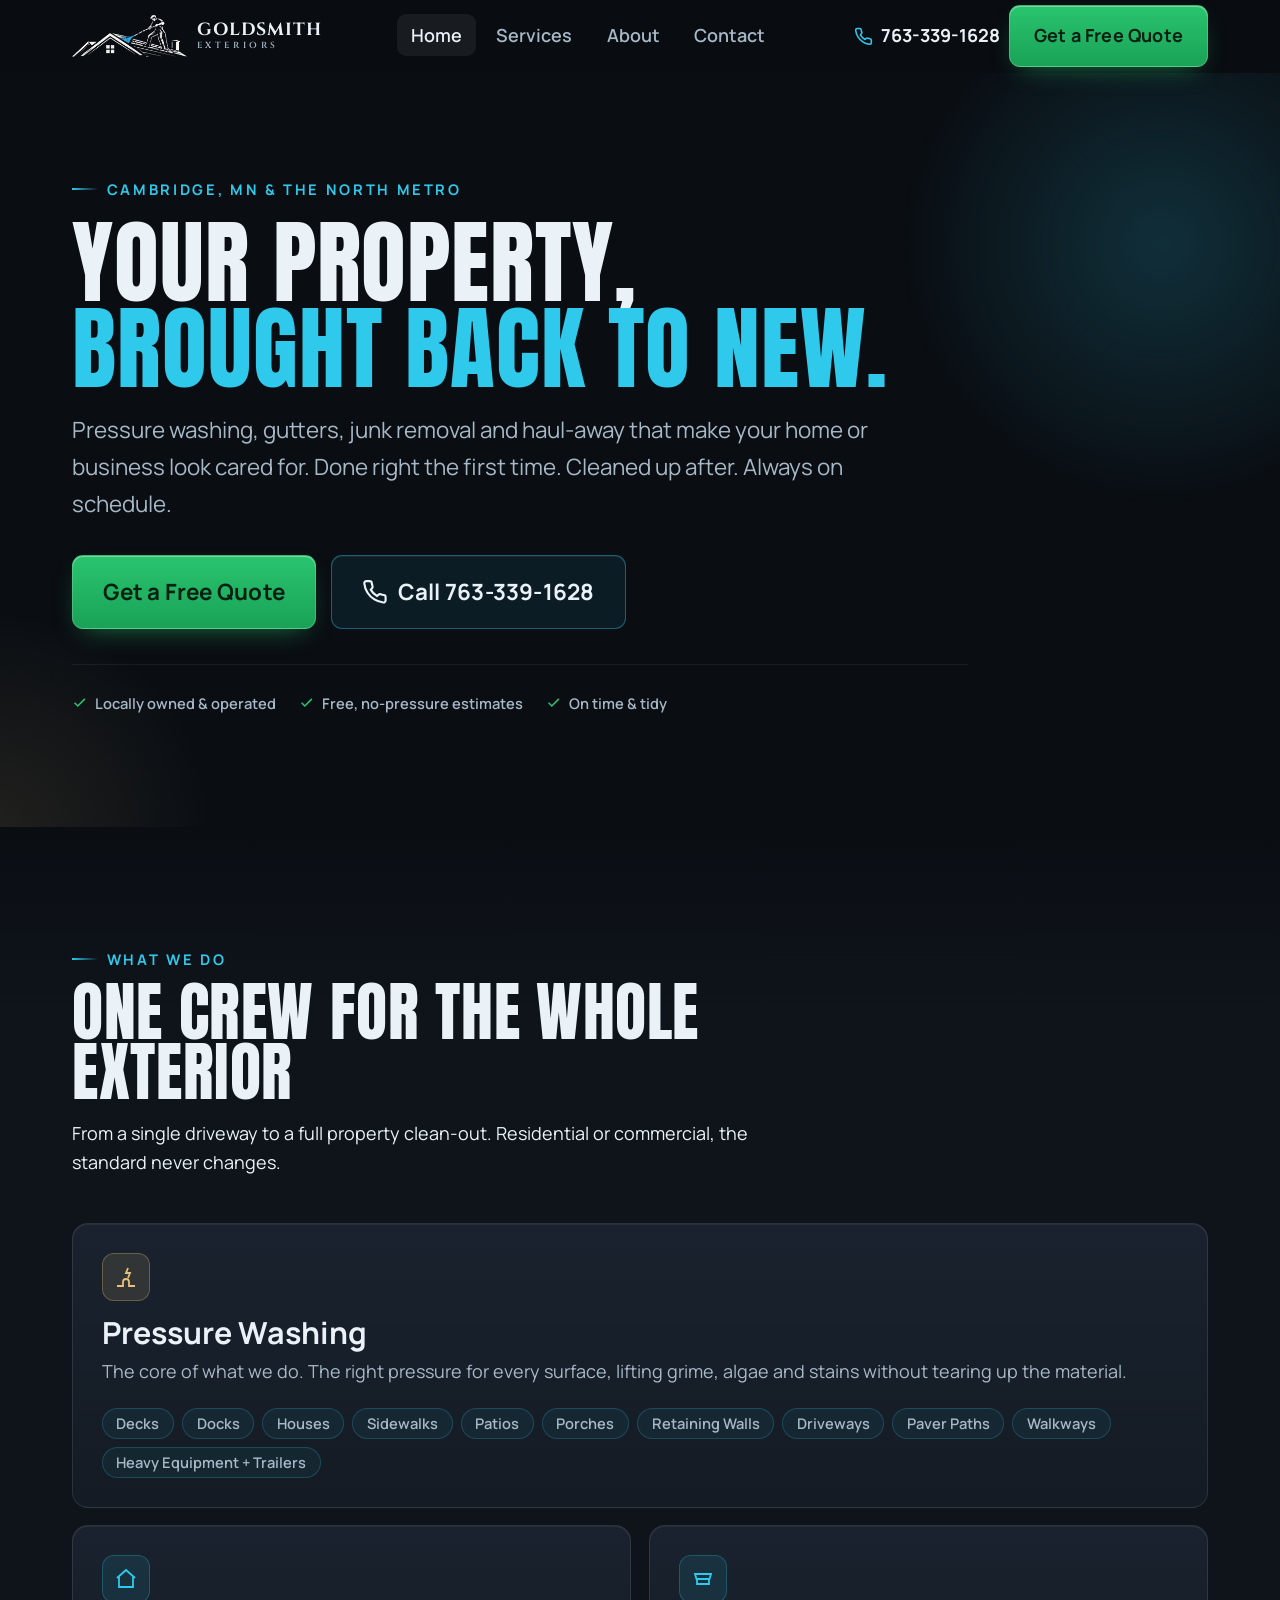
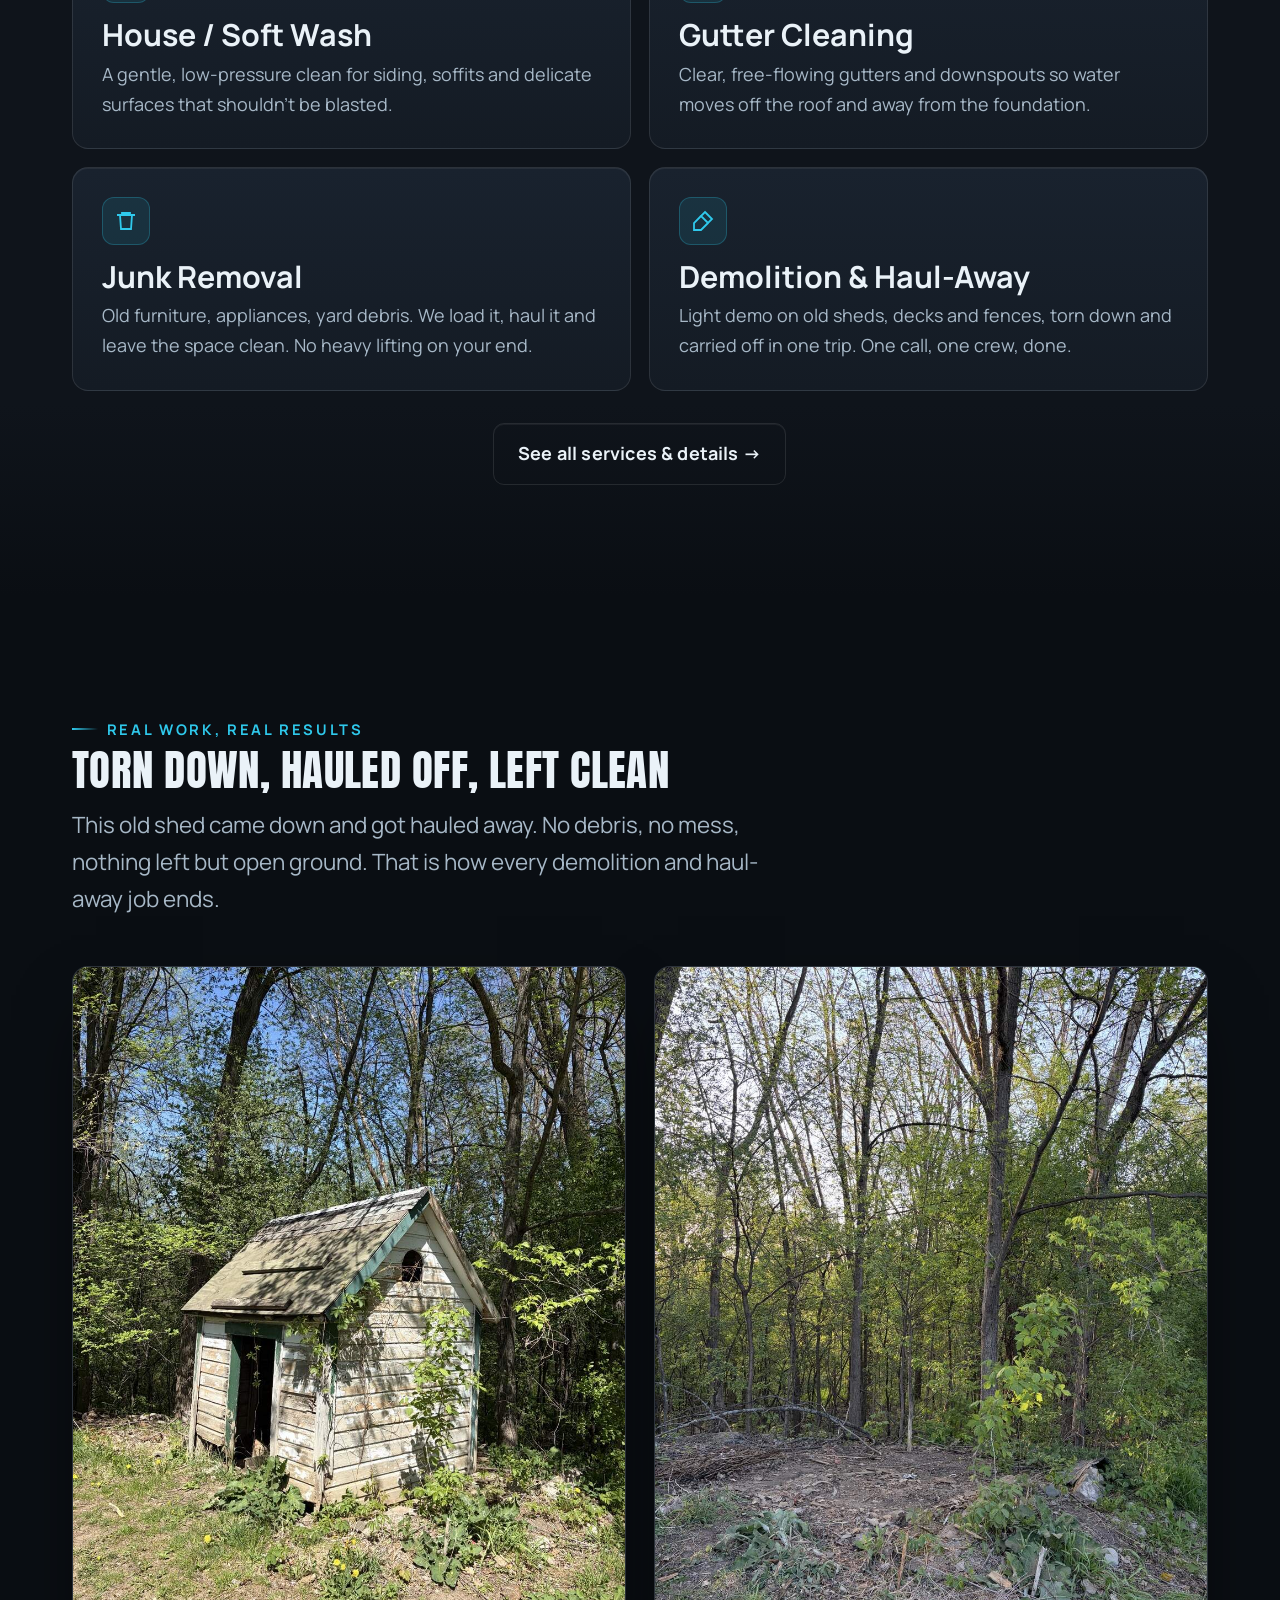
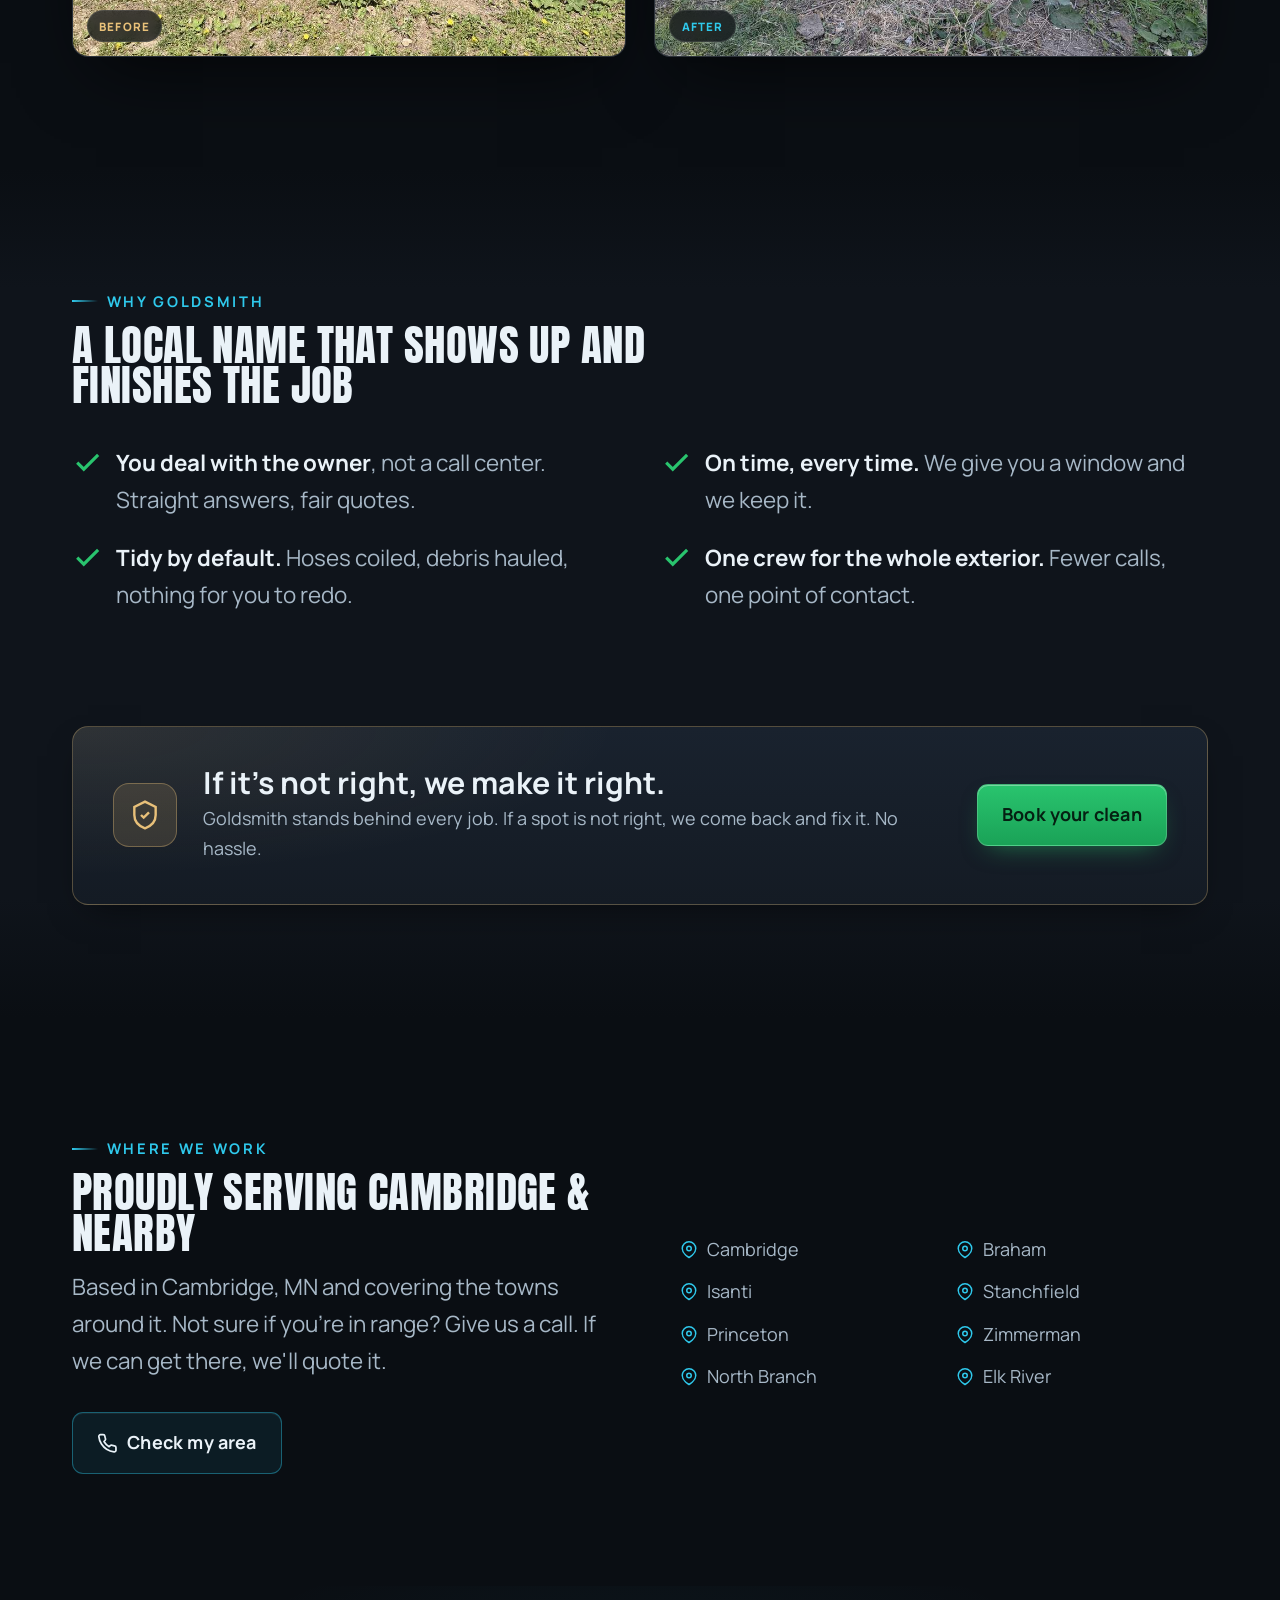
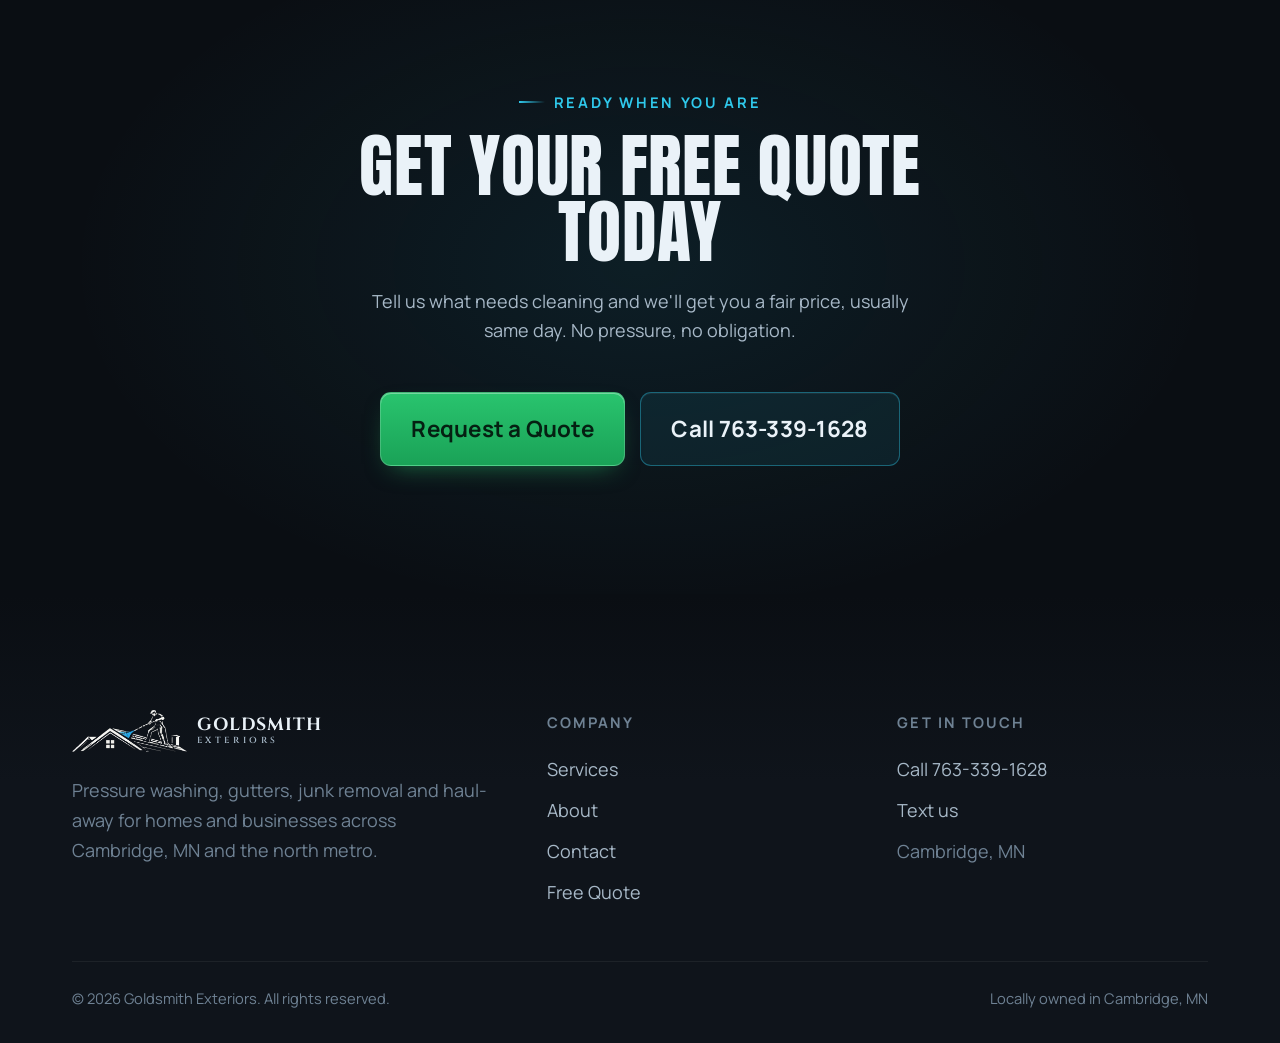
<file: index.html>
<!doctype html>
<html lang="en">
<head>
  <meta charset="utf-8">
  <meta name="viewport" content="width=device-width, initial-scale=1">
  <title>Goldsmith Exteriors | Pressure Washing & Exterior Cleaning in Cambridge, MN</title>
  <meta name="description" content="Professional pressure washing, soft washing, gutter cleaning, junk removal and haul-away from Goldsmith Exteriors. Serving homes and businesses across Cambridge, MN and the north metro. Free estimates.">
  <meta name="theme-color" content="#0A0E13">
  <meta name="google-site-verification" content="dqAqH3PK5bVWvyWU7gsEkGS3D4hYx4f2a5us066yHW4">
  <link rel="canonical" href="https://goldsmithexteriors.com/">
  <meta property="og:title" content="Goldsmith Exteriors | Pressure Washing in Cambridge, MN">
  <meta property="og:description" content="Driveways, decks, siding, gutters, junk removal & haul-away done right the first time. Free estimates. Call 763-339-1628.">
  <meta property="og:type" content="website">
  <meta property="og:url" content="https://goldsmithexteriors.com/">
  <link rel="preconnect" href="https://fonts.googleapis.com">
  <link rel="preconnect" href="https://fonts.gstatic.com" crossorigin>
  <link href="https://fonts.googleapis.com/css2?family=Anton&family=Cinzel:wght@500;600;700&family=Manrope:wght@400;500;600;700;800&display=swap" rel="stylesheet">
  <link rel="stylesheet" href="css/styles.css?v=6">
  <link rel="icon" type="image/png" href="assets/favicon.png">
  <link rel="apple-touch-icon" href="assets/favicon.png">
</head>
<body>
  <a class="skip-link" href="#main">Skip to content</a>

  <!-- ============ HEADER ============ -->
  <header class="site-header">
    <div class="container nav">
      <a class="brand" href="index.html" aria-label="Goldsmith Exteriors home">
        <img class="brand__mark" src="assets/logo-mark.png" alt="" aria-hidden="true" width="889" height="326">
        <span class="brand__name">Goldsmith<span>Exteriors</span></span>
      </a>

      <nav class="nav__menu" data-nav-menu aria-label="Primary">
        <ul class="nav__links">
          <li><a href="index.html" aria-current="page">Home</a></li>
          <li><a href="services.html">Services</a></li>
          <li><a href="about.html">About</a></li>
          <li><a href="contact.html">Contact</a></li>
        </ul>
        <div class="nav__cta">
          <a class="nav__phone" href="tel:+17633391628">
            <svg viewBox="0 0 24 24" fill="none" stroke="currentColor" stroke-width="2" aria-hidden="true"><path d="M22 16.92v3a2 2 0 0 1-2.18 2 19.79 19.79 0 0 1-8.63-3.07 19.5 19.5 0 0 1-6-6 19.79 19.79 0 0 1-3.07-8.67A2 2 0 0 1 4.11 2h3a2 2 0 0 1 2 1.72c.13.96.36 1.9.69 2.81a2 2 0 0 1-.45 2.11L8.09 9.91a16 16 0 0 0 6 6l1.27-1.27a2 2 0 0 1 2.11-.45c.9.33 1.85.56 2.81.69A2 2 0 0 1 22 16.92z" stroke-linecap="round" stroke-linejoin="round"/></svg>
            763-339-1628
          </a>
          <a class="btn btn--primary" href="contact.html">Get a Free Quote</a>
        </div>
      </nav>

      <button class="nav__toggle" data-nav-toggle aria-label="Open menu" aria-expanded="false" aria-controls="nav-menu">
        <svg viewBox="0 0 24 24" fill="none" stroke="currentColor" stroke-width="2" aria-hidden="true"><line x1="3" y1="6" x2="21" y2="6"/><line x1="3" y1="12" x2="21" y2="12"/><line x1="3" y1="18" x2="21" y2="18"/></svg>
      </button>
    </div>
  </header>

  <main id="main">
    <!-- ============ HERO ============ -->
    <section class="hero">
      <div class="container hero__inner">
        <!-- Photo slot (hero before/after) removed until real job photos land.
             Original slider markup preserved on the `photos-pending` branch. -->
        <div class="hero__lead">
          <div class="hero__copy">
            <span class="eyebrow reveal">Cambridge, MN &amp; the North Metro</span>
            <h1 class="display reveal" data-delay="1">Your property,<br><em>brought back to new.</em></h1>
            <p class="lede reveal" data-delay="2">Pressure washing, gutters, junk removal and haul-away that make your home or business look cared for. Done right the first time. Cleaned up after. Always on schedule.</p>
            <div class="hero__cta reveal" data-delay="3">
              <a class="btn btn--primary btn--lg" href="contact.html">Get a Free Quote</a>
              <a class="btn btn--call btn--lg" href="tel:+17633391628">
                <svg viewBox="0 0 24 24" fill="none" stroke="currentColor" stroke-width="2" aria-hidden="true"><path d="M22 16.92v3a2 2 0 0 1-2.18 2 19.79 19.79 0 0 1-8.63-3.07 19.5 19.5 0 0 1-6-6 19.79 19.79 0 0 1-3.07-8.67A2 2 0 0 1 4.11 2h3a2 2 0 0 1 2 1.72c.13.96.36 1.9.69 2.81a2 2 0 0 1-.45 2.11L8.09 9.91a16 16 0 0 0 6 6l1.27-1.27a2 2 0 0 1 2.11-.45c.9.33 1.85.56 2.81.69A2 2 0 0 1 22 16.92z" stroke-linecap="round" stroke-linejoin="round"/></svg>
                Call 763-339-1628
              </a>
            </div>
            <ul class="hero__chips reveal" data-delay="3">
              <li class="chip"><svg viewBox="0 0 24 24" fill="none" stroke="currentColor" stroke-width="2.4" aria-hidden="true"><path d="M20 6L9 17l-5-5"/></svg>Locally owned &amp; operated</li>
              <li class="chip"><svg viewBox="0 0 24 24" fill="none" stroke="currentColor" stroke-width="2.4" aria-hidden="true"><path d="M20 6L9 17l-5-5"/></svg>Free, no-pressure estimates</li>
              <li class="chip"><svg viewBox="0 0 24 24" fill="none" stroke="currentColor" stroke-width="2.4" aria-hidden="true"><path d="M20 6L9 17l-5-5"/></svg>On time &amp; tidy</li>
            </ul>
          </div>
        </div>
      </div>
    </section>

    <!-- ============ SERVICES ============ -->
    <section class="section section--alt" id="services">
      <div class="container">
        <div class="section__head reveal">
          <span class="eyebrow">What we do</span>
          <h2 class="display">One crew for the whole exterior</h2>
          <p>From a single driveway to a full property clean-out. Residential or commercial, the standard never changes.</p>
        </div>

        <!-- TODO: confirm exact service list + wording against the Goldsmith flyer -->
        <div class="bento">
          <article class="tile tile--feature reveal">
            <div class="tile__icon"><svg viewBox="0 0 24 24" fill="none" stroke="currentColor" stroke-width="1.8" aria-hidden="true"><path d="M3 21h6v-4a3 3 0 0 1 6 0v4h6"/><path d="M14 3l-2 5h4l-2 5"/></svg></div>
            <h3>Pressure Washing</h3>
            <p>The core of what we do. The right pressure for every surface, lifting grime, algae and stains without tearing up the material.</p>
            <ul class="taglist" aria-label="Surfaces we pressure wash">
              <li class="tag">Decks</li>
              <li class="tag">Docks</li>
              <li class="tag">Houses</li>
              <li class="tag">Sidewalks</li>
              <li class="tag">Patios</li>
              <li class="tag">Porches</li>
              <li class="tag">Retaining Walls</li>
              <li class="tag">Driveways</li>
              <li class="tag">Paver Paths</li>
              <li class="tag">Walkways</li>
              <li class="tag">Heavy Equipment + Trailers</li>
            </ul>
          </article>
          <article class="tile tile--wide reveal" data-delay="1">
            <div class="tile__icon"><svg viewBox="0 0 24 24" fill="none" stroke="currentColor" stroke-width="1.8" aria-hidden="true"><path d="M3 11l9-8 9 8"/><path d="M5 10v10h14V10"/></svg></div>
            <h3>House / Soft Wash</h3>
            <p>A gentle, low-pressure clean for siding, soffits and delicate surfaces that shouldn't be blasted.</p>
          </article>
          <article class="tile tile--wide reveal" data-delay="2">
            <div class="tile__icon"><svg viewBox="0 0 24 24" fill="none" stroke="currentColor" stroke-width="1.8" aria-hidden="true"><path d="M4 7h16l-1.5 5H5.5L4 7z"/><path d="M6 12v5h12v-5"/></svg></div>
            <h3>Gutter Cleaning</h3>
            <p>Clear, free-flowing gutters and downspouts so water moves off the roof and away from the foundation.</p>
          </article>
          <article class="tile tile--wide reveal">
            <div class="tile__icon"><svg viewBox="0 0 24 24" fill="none" stroke="currentColor" stroke-width="1.8" aria-hidden="true"><path d="M3 6h18"/><path d="M8 6V4h8v2"/><path d="M6 6l1 14h10l1-14"/></svg></div>
            <h3>Junk Removal</h3>
            <p>Old furniture, appliances, yard debris. We load it, haul it and leave the space clean. No heavy lifting on your end.</p>
          </article>
          <article class="tile tile--wide reveal" data-delay="1">
            <div class="tile__icon"><svg viewBox="0 0 24 24" fill="none" stroke="currentColor" stroke-width="1.8" aria-hidden="true"><path d="M14 3l7 7-4 4-7-7 4-4z"/><path d="M10 7L3 14v7h7l7-7"/></svg></div>
            <h3>Demolition &amp; Haul-Away</h3>
            <p>Light demo on old sheds, decks and fences, torn down and carried off in one trip. One call, one crew, done.</p>
          </article>
        </div>

        <div class="center mt-2 reveal">
          <a class="btn btn--ghost" href="services.html">See all services &amp; details &rarr;</a>
        </div>
      </div>
    </section>

    <!-- ============ BEFORE / AFTER ============ -->
    <section class="section" id="work">
      <div class="container">
        <div class="work-head reveal">
          <span class="eyebrow">Real work, real results</span>
          <h2 class="display" style="font-size:var(--step-3);margin-top:.6rem">Torn down, hauled off, left clean</h2>
          <p class="lede mt-1">This old shed came down and got hauled away. No debris, no mess, nothing left but open ground. That is how every demolition and haul-away job ends.</p>
        </div>
        <div class="ba-pair reveal" data-delay="1">
          <figure class="ba-pair__item">
            <img src="assets/work-before.jpg" alt="Old backyard shed before Goldsmith Exteriors demolition and haul-away" loading="eager" width="1000" height="1333">
            <figcaption class="ba-pair__tag ba-pair__tag--before">Before</figcaption>
          </figure>
          <figure class="ba-pair__item">
            <img src="assets/work-after.jpg" alt="Cleared, level ground after Goldsmith Exteriors demolition and haul-away" loading="eager" width="1000" height="1332">
            <figcaption class="ba-pair__tag ba-pair__tag--after">After</figcaption>
          </figure>
        </div>
      </div>
    </section>

    <!-- ============ WHY GOLDSMITH ============ -->
    <section class="section section--alt" id="why">
      <div class="container">
        <!-- Photo slot (owner / crew on-site) removed until a real photo lands.
             Original media split preserved on the `photos-pending` branch. -->
        <div class="section__head reveal" style="margin-bottom:clamp(1.6rem,1rem + 1.8vw,2.6rem)">
          <span class="eyebrow">Why Goldsmith</span>
          <h2 class="display" style="font-size:var(--step-3);margin-top:.7rem">A local name that shows up and finishes the job</h2>
        </div>
        <ul class="checklist checklist--grid reveal" data-delay="1">
          <li><svg viewBox="0 0 24 24" fill="none" stroke="currentColor" stroke-width="2.4" aria-hidden="true"><path d="M20 6L9 17l-5-5"/></svg><span><b>You deal with the owner</b>, not a call center. Straight answers, fair quotes.</span></li>
          <li><svg viewBox="0 0 24 24" fill="none" stroke="currentColor" stroke-width="2.4" aria-hidden="true"><path d="M20 6L9 17l-5-5"/></svg><span><b>On time, every time.</b> We give you a window and we keep it.</span></li>
          <li><svg viewBox="0 0 24 24" fill="none" stroke="currentColor" stroke-width="2.4" aria-hidden="true"><path d="M20 6L9 17l-5-5"/></svg><span><b>Tidy by default.</b> Hoses coiled, debris hauled, nothing for you to redo.</span></li>
          <li><svg viewBox="0 0 24 24" fill="none" stroke="currentColor" stroke-width="2.4" aria-hidden="true"><path d="M20 6L9 17l-5-5"/></svg><span><b>One crew for the whole exterior.</b> Fewer calls, one point of contact.</span></li>
        </ul>

        <div class="callout reveal mt-2" style="margin-top:var(--section-y)">
          <div class="callout__badge"><svg viewBox="0 0 24 24" fill="none" stroke="currentColor" stroke-width="1.8" aria-hidden="true"><path d="M12 2l8 4v6c0 5-3.4 8.3-8 10-4.6-1.7-8-5-8-10V6l8-4z"/><path d="M9 12l2 2 4-4"/></svg></div>
          <div>
            <h3>If it's not right, we make it right.</h3>
            <!-- TODO: confirm exact guarantee wording with the owner -->
            <p>Goldsmith stands behind every job. If a spot is not right, we come back and fix it. No hassle.</p>
          </div>
          <a class="btn btn--primary" href="contact.html">Book your clean</a>
        </div>
      </div>
    </section>

    <!-- ============ SERVICE AREA ============ -->
    <section class="section" id="area">
      <div class="container">
        <div class="area">
          <div class="reveal">
            <span class="eyebrow">Where we work</span>
            <h2 class="display" style="font-size:var(--step-3);margin-top:.7rem">Proudly serving Cambridge &amp; nearby</h2>
            <p class="lede mt-1">Based in Cambridge, MN and covering the towns around it. Not sure if you're in range? Give us a call. If we can get there, we'll quote it.</p>
            <a class="btn btn--call mt-2" href="tel:+17633391628">
              <svg viewBox="0 0 24 24" fill="none" stroke="currentColor" stroke-width="2" aria-hidden="true"><path d="M22 16.92v3a2 2 0 0 1-2.18 2 19.79 19.79 0 0 1-8.63-3.07 19.5 19.5 0 0 1-6-6 19.79 19.79 0 0 1-3.07-8.67A2 2 0 0 1 4.11 2h3a2 2 0 0 1 2 1.72c.13.96.36 1.9.69 2.81a2 2 0 0 1-.45 2.11L8.09 9.91a16 16 0 0 0 6 6l1.27-1.27a2 2 0 0 1 2.11-.45c.9.33 1.85.56 2.81.69A2 2 0 0 1 22 16.92z" stroke-linecap="round" stroke-linejoin="round"/></svg>
              Check my area
            </a>
          </div>
          <!-- TODO: confirm true coverage radius with the owner -->
          <ul class="area__list reveal" data-delay="1">
            <li><svg viewBox="0 0 24 24" fill="none" stroke="currentColor" stroke-width="2" aria-hidden="true"><path d="M21 10c0 7-9 12-9 12s-9-5-9-12a9 9 0 0 1 18 0z"/><circle cx="12" cy="10" r="3"/></svg>Cambridge</li>
            <li><svg viewBox="0 0 24 24" fill="none" stroke="currentColor" stroke-width="2" aria-hidden="true"><path d="M21 10c0 7-9 12-9 12s-9-5-9-12a9 9 0 0 1 18 0z"/><circle cx="12" cy="10" r="3"/></svg>Isanti</li>
            <li><svg viewBox="0 0 24 24" fill="none" stroke="currentColor" stroke-width="2" aria-hidden="true"><path d="M21 10c0 7-9 12-9 12s-9-5-9-12a9 9 0 0 1 18 0z"/><circle cx="12" cy="10" r="3"/></svg>Princeton</li>
            <li><svg viewBox="0 0 24 24" fill="none" stroke="currentColor" stroke-width="2" aria-hidden="true"><path d="M21 10c0 7-9 12-9 12s-9-5-9-12a9 9 0 0 1 18 0z"/><circle cx="12" cy="10" r="3"/></svg>North Branch</li>
            <li><svg viewBox="0 0 24 24" fill="none" stroke="currentColor" stroke-width="2" aria-hidden="true"><path d="M21 10c0 7-9 12-9 12s-9-5-9-12a9 9 0 0 1 18 0z"/><circle cx="12" cy="10" r="3"/></svg>Braham</li>
            <li><svg viewBox="0 0 24 24" fill="none" stroke="currentColor" stroke-width="2" aria-hidden="true"><path d="M21 10c0 7-9 12-9 12s-9-5-9-12a9 9 0 0 1 18 0z"/><circle cx="12" cy="10" r="3"/></svg>Stanchfield</li>
            <li><svg viewBox="0 0 24 24" fill="none" stroke="currentColor" stroke-width="2" aria-hidden="true"><path d="M21 10c0 7-9 12-9 12s-9-5-9-12a9 9 0 0 1 18 0z"/><circle cx="12" cy="10" r="3"/></svg>Zimmerman</li>
            <li><svg viewBox="0 0 24 24" fill="none" stroke="currentColor" stroke-width="2" aria-hidden="true"><path d="M21 10c0 7-9 12-9 12s-9-5-9-12a9 9 0 0 1 18 0z"/><circle cx="12" cy="10" r="3"/></svg>Elk River</li>
          </ul>
        </div>
      </div>
    </section>

    <!-- ============ CTA BAND ============ -->
    <section class="cta-band">
      <div class="container">
        <span class="eyebrow center reveal" style="justify-content:center">Ready when you are</span>
        <h2 class="display reveal" data-delay="1">Get your free quote today</h2>
        <p class="reveal" data-delay="2">Tell us what needs cleaning and we'll get you a fair price, usually same day. No pressure, no obligation.</p>
        <div class="hero__cta reveal" data-delay="3">
          <a class="btn btn--primary btn--lg" href="contact.html">Request a Quote</a>
          <a class="btn btn--call btn--lg" href="tel:+17633391628">Call 763-339-1628</a>
        </div>
      </div>
    </section>
  </main>

  <!-- ============ FOOTER ============ -->
  <footer class="site-footer">
    <div class="container">
      <div class="footer-grid">
        <div>
          <a class="brand" href="index.html" aria-label="Goldsmith Exteriors home">
            <img class="brand__mark" src="assets/logo-mark.png" alt="" aria-hidden="true" width="889" height="326">
            <span class="brand__name">Goldsmith<span>Exteriors</span></span>
          </a>
          <p>Pressure washing, gutters, junk removal and haul-away for homes and businesses across Cambridge, MN and the north metro.</p>
        </div>
        <div class="footer-col">
          <h4>Company</h4>
          <a href="services.html">Services</a>
          <a href="about.html">About</a>
          <a href="contact.html">Contact</a>
          <a href="contact.html">Free Quote</a>
        </div>
        <div class="footer-col">
          <h4>Get in touch</h4>
          <a href="tel:+17633391628">Call 763-339-1628</a>
          <a href="sms:+17633391628">Text us</a>
          <span class="footer-col" style="color:var(--ink-3);display:block;padding:.35rem 0">Cambridge, MN</span>
        </div>
      </div>
      <div class="footer-bottom">
        <span>&copy; <span data-year>2026</span> Goldsmith Exteriors. All rights reserved.</span>
        <span>Locally owned in Cambridge, MN</span>
      </div>
    </div>
  </footer>

  <!-- ============ STICKY MOBILE CALL BAR ============ -->
  <div class="callbar">
    <a class="btn btn--call" href="tel:+17633391628">
      <svg viewBox="0 0 24 24" fill="none" stroke="currentColor" stroke-width="2" aria-hidden="true"><path d="M22 16.92v3a2 2 0 0 1-2.18 2 19.79 19.79 0 0 1-8.63-3.07 19.5 19.5 0 0 1-6-6 19.79 19.79 0 0 1-3.07-8.67A2 2 0 0 1 4.11 2h3a2 2 0 0 1 2 1.72c.13.96.36 1.9.69 2.81a2 2 0 0 1-.45 2.11L8.09 9.91a16 16 0 0 0 6 6l1.27-1.27a2 2 0 0 1 2.11-.45c.9.33 1.85.56 2.81.69A2 2 0 0 1 22 16.92z" stroke-linecap="round" stroke-linejoin="round"/></svg>
      Call
    </a>
    <a class="btn btn--primary" href="contact.html">Free Quote</a>
  </div>

  <!-- Local business structured data (helps Google show phone + area) -->
  <script type="application/ld+json">
  {
    "@context": "https://schema.org",
    "@type": "HomeAndConstructionBusiness",
    "name": "Goldsmith Exteriors",
    "description": "Pressure washing, soft washing, gutter cleaning, junk removal and haul-away in Cambridge, MN and the north metro.",
    "telephone": "+1-763-339-1628",
    "areaServed": ["Cambridge MN", "Isanti", "Princeton", "North Branch", "Braham", "Zimmerman", "Elk River"],
    "address": { "@type": "PostalAddress", "addressLocality": "Cambridge", "addressRegion": "MN", "addressCountry": "US" },
    "priceRange": "$$"
  }
  </script>

  <script src="js/main.js" defer></script>
</body>
</html>
</file>
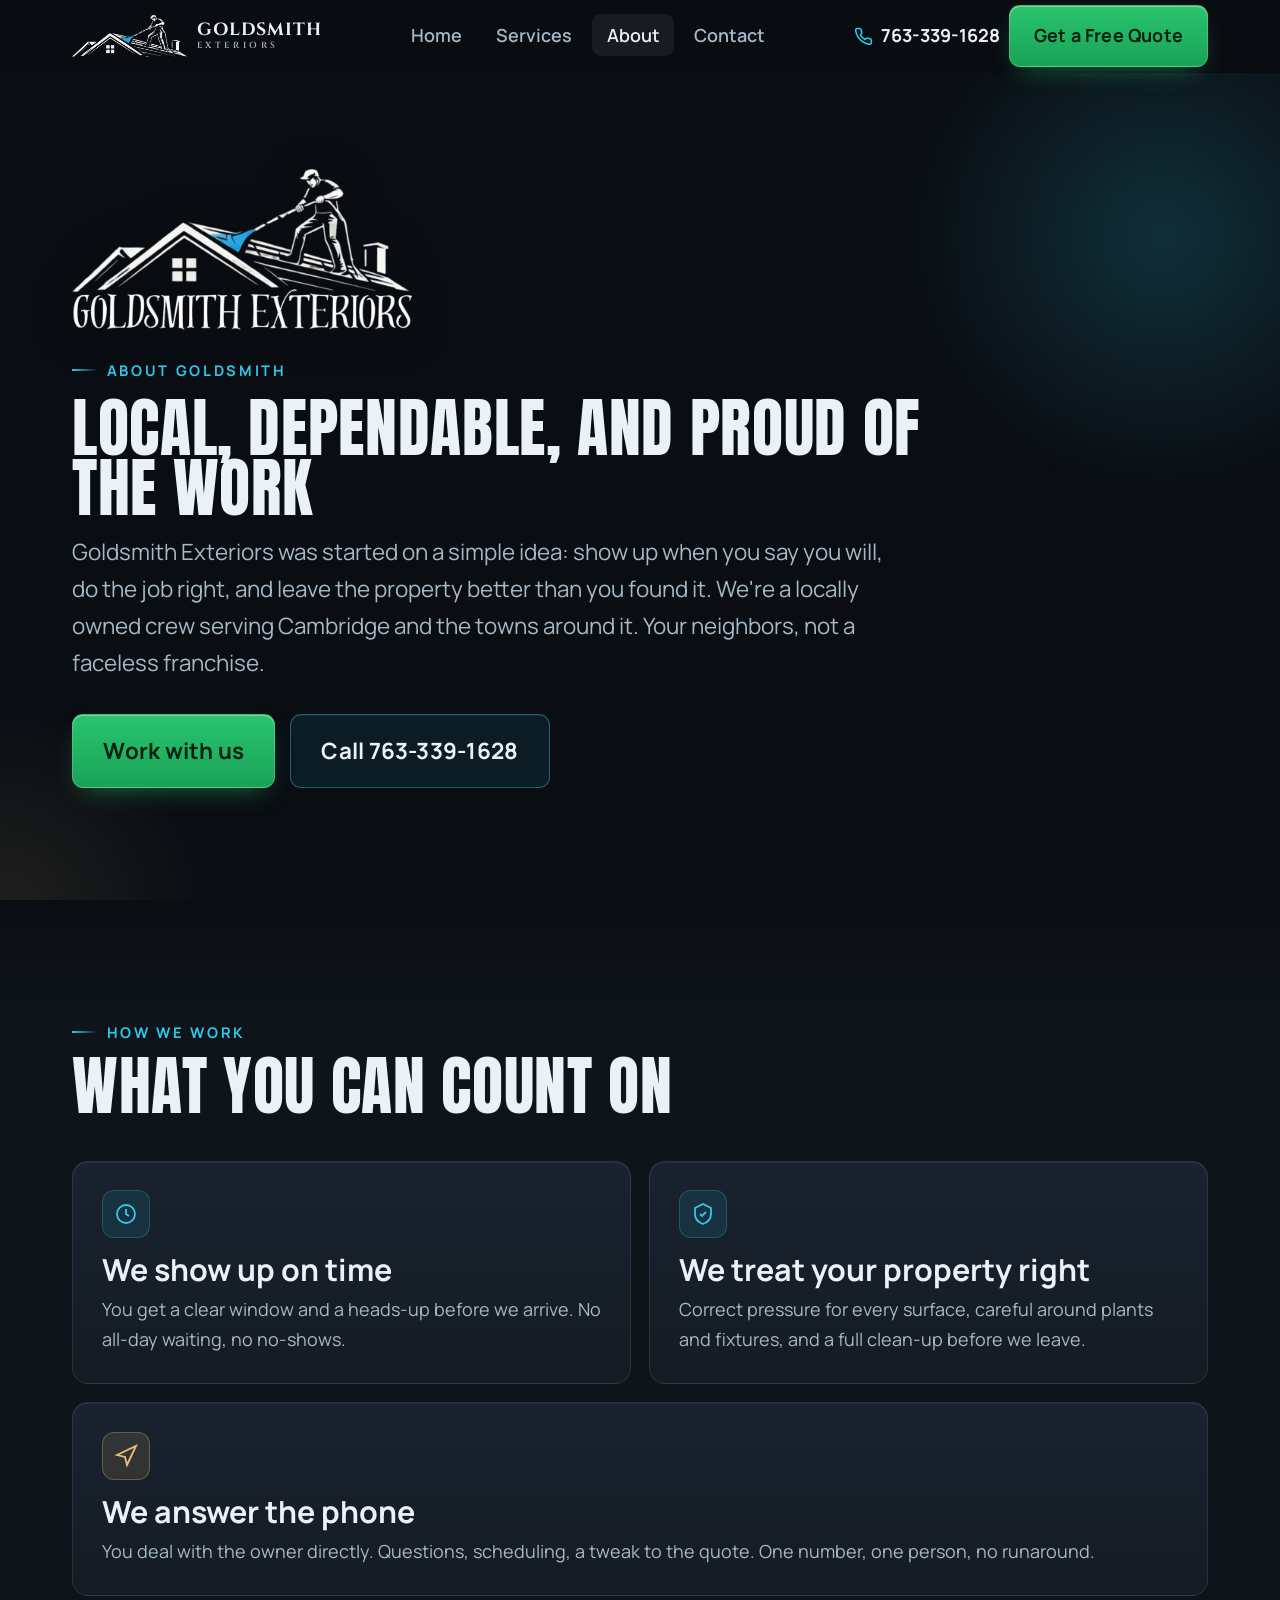
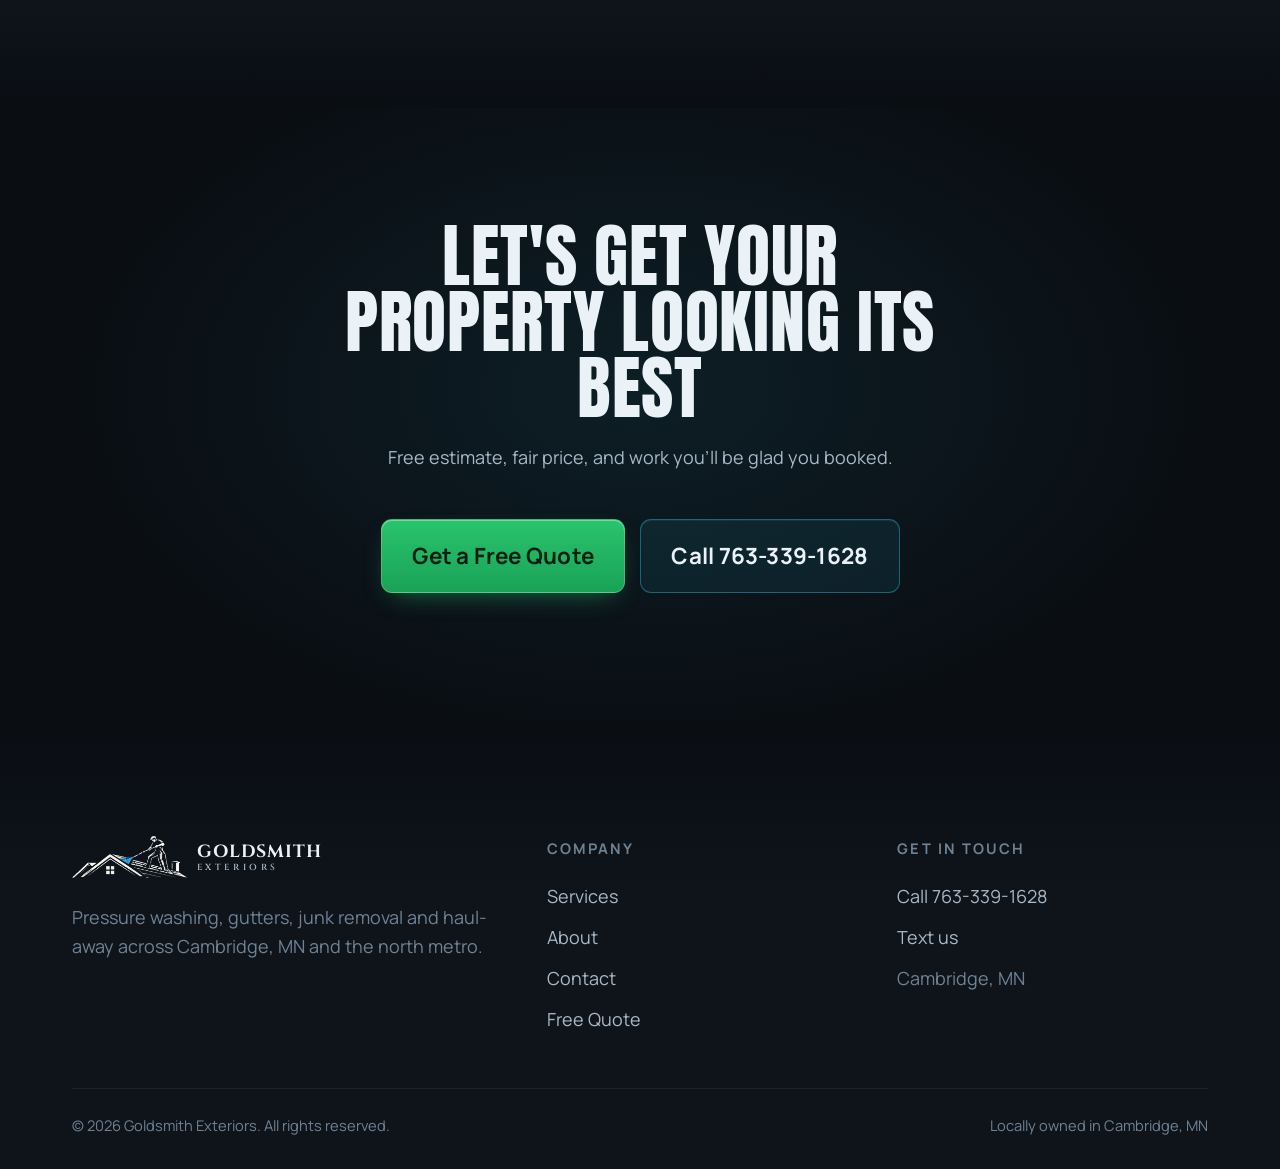
<file: about.html>
<!doctype html>
<html lang="en">
<head>
  <meta charset="utf-8">
  <meta name="viewport" content="width=device-width, initial-scale=1">
  <title>About | Goldsmith Exteriors in Cambridge, MN</title>
  <meta name="description" content="Goldsmith Exteriors is a locally owned exterior cleaning company serving Cambridge, MN and the north metro. Meet the owner and how we work.">
  <meta name="theme-color" content="#0A0E13">
  <meta name="google-site-verification" content="dqAqH3PK5bVWvyWU7gsEkGS3D4hYx4f2a5us066yHW4">
  <link rel="canonical" href="https://goldsmithexteriors.com/about.html">
  <link rel="preconnect" href="https://fonts.googleapis.com">
  <link rel="preconnect" href="https://fonts.gstatic.com" crossorigin>
  <link href="https://fonts.googleapis.com/css2?family=Anton&family=Cinzel:wght@500;600;700&family=Manrope:wght@400;500;600;700;800&display=swap" rel="stylesheet">
  <link rel="icon" type="image/png" href="assets/favicon.png">
  <link rel="apple-touch-icon" href="assets/favicon.png">
  <link rel="stylesheet" href="css/styles.css?v=6">
</head>
<body>
  <a class="skip-link" href="#main">Skip to content</a>
  <header class="site-header">
    <div class="container nav">
      <a class="brand" href="index.html" aria-label="Goldsmith Exteriors home">
        <img class="brand__mark" src="assets/logo-mark.png" alt="" aria-hidden="true" width="889" height="326">
        <span class="brand__name">Goldsmith<span>Exteriors</span></span>
      </a>
      <nav class="nav__menu" data-nav-menu aria-label="Primary">
        <ul class="nav__links">
          <li><a href="index.html">Home</a></li>
          <li><a href="services.html">Services</a></li>
          <li><a href="about.html" aria-current="page">About</a></li>
          <li><a href="contact.html">Contact</a></li>
        </ul>
        <div class="nav__cta">
          <a class="nav__phone" href="tel:+17633391628"><svg viewBox="0 0 24 24" fill="none" stroke="currentColor" stroke-width="2" aria-hidden="true"><path d="M22 16.92v3a2 2 0 0 1-2.18 2 19.79 19.79 0 0 1-8.63-3.07 19.5 19.5 0 0 1-6-6 19.79 19.79 0 0 1-3.07-8.67A2 2 0 0 1 4.11 2h3a2 2 0 0 1 2 1.72c.13.96.36 1.9.69 2.81a2 2 0 0 1-.45 2.11L8.09 9.91a16 16 0 0 0 6 6l1.27-1.27a2 2 0 0 1 2.11-.45c.9.33 1.85.56 2.81.69A2 2 0 0 1 22 16.92z" stroke-linecap="round" stroke-linejoin="round"/></svg>763-339-1628</a>
          <a class="btn btn--primary" href="contact.html">Get a Free Quote</a>
        </div>
      </nav>
      <button class="nav__toggle" data-nav-toggle aria-label="Open menu" aria-expanded="false"><svg viewBox="0 0 24 24" fill="none" stroke="currentColor" stroke-width="2" aria-hidden="true"><line x1="3" y1="6" x2="21" y2="6"/><line x1="3" y1="12" x2="21" y2="12"/><line x1="3" y1="18" x2="21" y2="18"/></svg></button>
    </div>
  </header>

  <main id="main">
    <section class="hero">
      <div class="container hero__inner">
        <!-- Photo slot (owner portrait / crew) removed until a real photo lands.
             Original two-column markup preserved on the `photos-pending` branch. -->
        <div class="hero__lead">
          <div class="hero__copy">
            <img class="about-lockup reveal" src="assets/logo-lockup.png" alt="Goldsmith Exteriors logo" width="896" height="424">
            <span class="eyebrow reveal">About Goldsmith</span>
            <!-- TODO (owner transcript): replace this story with the owner's real words from the recording -->
            <h1 class="display reveal" data-delay="1" style="font-size:var(--step-4);margin:1rem 0">Local, dependable, and proud of the work</h1>
            <p class="lede reveal" data-delay="2">Goldsmith Exteriors was started on a simple idea: show up when you say you will, do the job right, and leave the property better than you found it. We're a locally owned crew serving Cambridge and the towns around it. Your neighbors, not a faceless franchise.</p>
            <!-- TODO (owner transcript): add the owner's real story, years in the trade, and why he started Goldsmith, pulled from the recording. -->
            <div class="hero__cta reveal" data-delay="3">
              <a class="btn btn--primary btn--lg" href="contact.html">Work with us</a>
              <a class="btn btn--call btn--lg" href="tel:+17633391628">Call 763-339-1628</a>
            </div>
          </div>
        </div>
      </div>
    </section>

    <section class="section section--alt">
      <div class="container">
        <div class="section__head reveal">
          <span class="eyebrow">How we work</span>
          <h2 class="display">What you can count on</h2>
        </div>
        <div class="bento">
          <article class="tile tile--wide reveal">
            <div class="tile__icon"><svg viewBox="0 0 24 24" fill="none" stroke="currentColor" stroke-width="1.8" aria-hidden="true"><circle cx="12" cy="12" r="9"/><path d="M12 7v5l3 2"/></svg></div>
            <h3>We show up on time</h3>
            <p>You get a clear window and a heads-up before we arrive. No all-day waiting, no no-shows.</p>
          </article>
          <article class="tile tile--wide reveal" data-delay="1">
            <div class="tile__icon"><svg viewBox="0 0 24 24" fill="none" stroke="currentColor" stroke-width="1.8" aria-hidden="true"><path d="M12 2l8 4v6c0 5-3.4 8.3-8 10-4.6-1.7-8-5-8-10V6l8-4z"/><path d="M9 12l2 2 4-4"/></svg></div>
            <h3>We treat your property right</h3>
            <p>Correct pressure for every surface, careful around plants and fixtures, and a full clean-up before we leave.</p>
          </article>
          <article class="tile tile--feature reveal" data-delay="2">
            <div class="tile__icon"><svg viewBox="0 0 24 24" fill="none" stroke="currentColor" stroke-width="1.8" aria-hidden="true"><path d="M3 11l19-9-9 19-2-8-8-2z"/></svg></div>
            <h3>We answer the phone</h3>
            <p>You deal with the owner directly. Questions, scheduling, a tweak to the quote. One number, one person, no runaround.</p>
          </article>
        </div>
      </div>
    </section>

    <section class="cta-band">
      <div class="container">
        <h2 class="display reveal">Let's get your property looking its best</h2>
        <p class="reveal" data-delay="1">Free estimate, fair price, and work you'll be glad you booked.</p>
        <div class="hero__cta reveal" data-delay="2">
          <a class="btn btn--primary btn--lg" href="contact.html">Get a Free Quote</a>
          <a class="btn btn--call btn--lg" href="tel:+17633391628">Call 763-339-1628</a>
        </div>
      </div>
    </section>
  </main>

  <footer class="site-footer">
    <div class="container">
      <div class="footer-grid">
        <div>
          <a class="brand" href="index.html" aria-label="Goldsmith Exteriors home"><img class="brand__mark" src="assets/logo-mark.png" alt="" aria-hidden="true" width="889" height="326"><span class="brand__name">Goldsmith<span>Exteriors</span></span></a>
          <p>Pressure washing, gutters, junk removal and haul-away across Cambridge, MN and the north metro.</p>
        </div>
        <div class="footer-col"><h4>Company</h4><a href="services.html">Services</a><a href="about.html">About</a><a href="contact.html">Contact</a><a href="contact.html">Free Quote</a></div>
        <div class="footer-col"><h4>Get in touch</h4><a href="tel:+17633391628">Call 763-339-1628</a><a href="sms:+17633391628">Text us</a><span style="color:var(--ink-3);display:block;padding:.35rem 0">Cambridge, MN</span></div>
      </div>
      <div class="footer-bottom"><span>&copy; <span data-year>2026</span> Goldsmith Exteriors. All rights reserved.</span><span>Locally owned in Cambridge, MN</span></div>
    </div>
  </footer>

  <div class="callbar">
    <a class="btn btn--call" href="tel:+17633391628"><svg viewBox="0 0 24 24" fill="none" stroke="currentColor" stroke-width="2" aria-hidden="true"><path d="M22 16.92v3a2 2 0 0 1-2.18 2 19.79 19.79 0 0 1-8.63-3.07 19.5 19.5 0 0 1-6-6 19.79 19.79 0 0 1-3.07-8.67A2 2 0 0 1 4.11 2h3a2 2 0 0 1 2 1.72c.13.96.36 1.9.69 2.81a2 2 0 0 1-.45 2.11L8.09 9.91a16 16 0 0 0 6 6l1.27-1.27a2 2 0 0 1 2.11-.45c.9.33 1.85.56 2.81.69A2 2 0 0 1 22 16.92z" stroke-linecap="round" stroke-linejoin="round"/></svg>Call</a>
    <a class="btn btn--primary" href="contact.html">Free Quote</a>
  </div>
  <script src="js/main.js" defer></script>
</body>
</html>
</file>
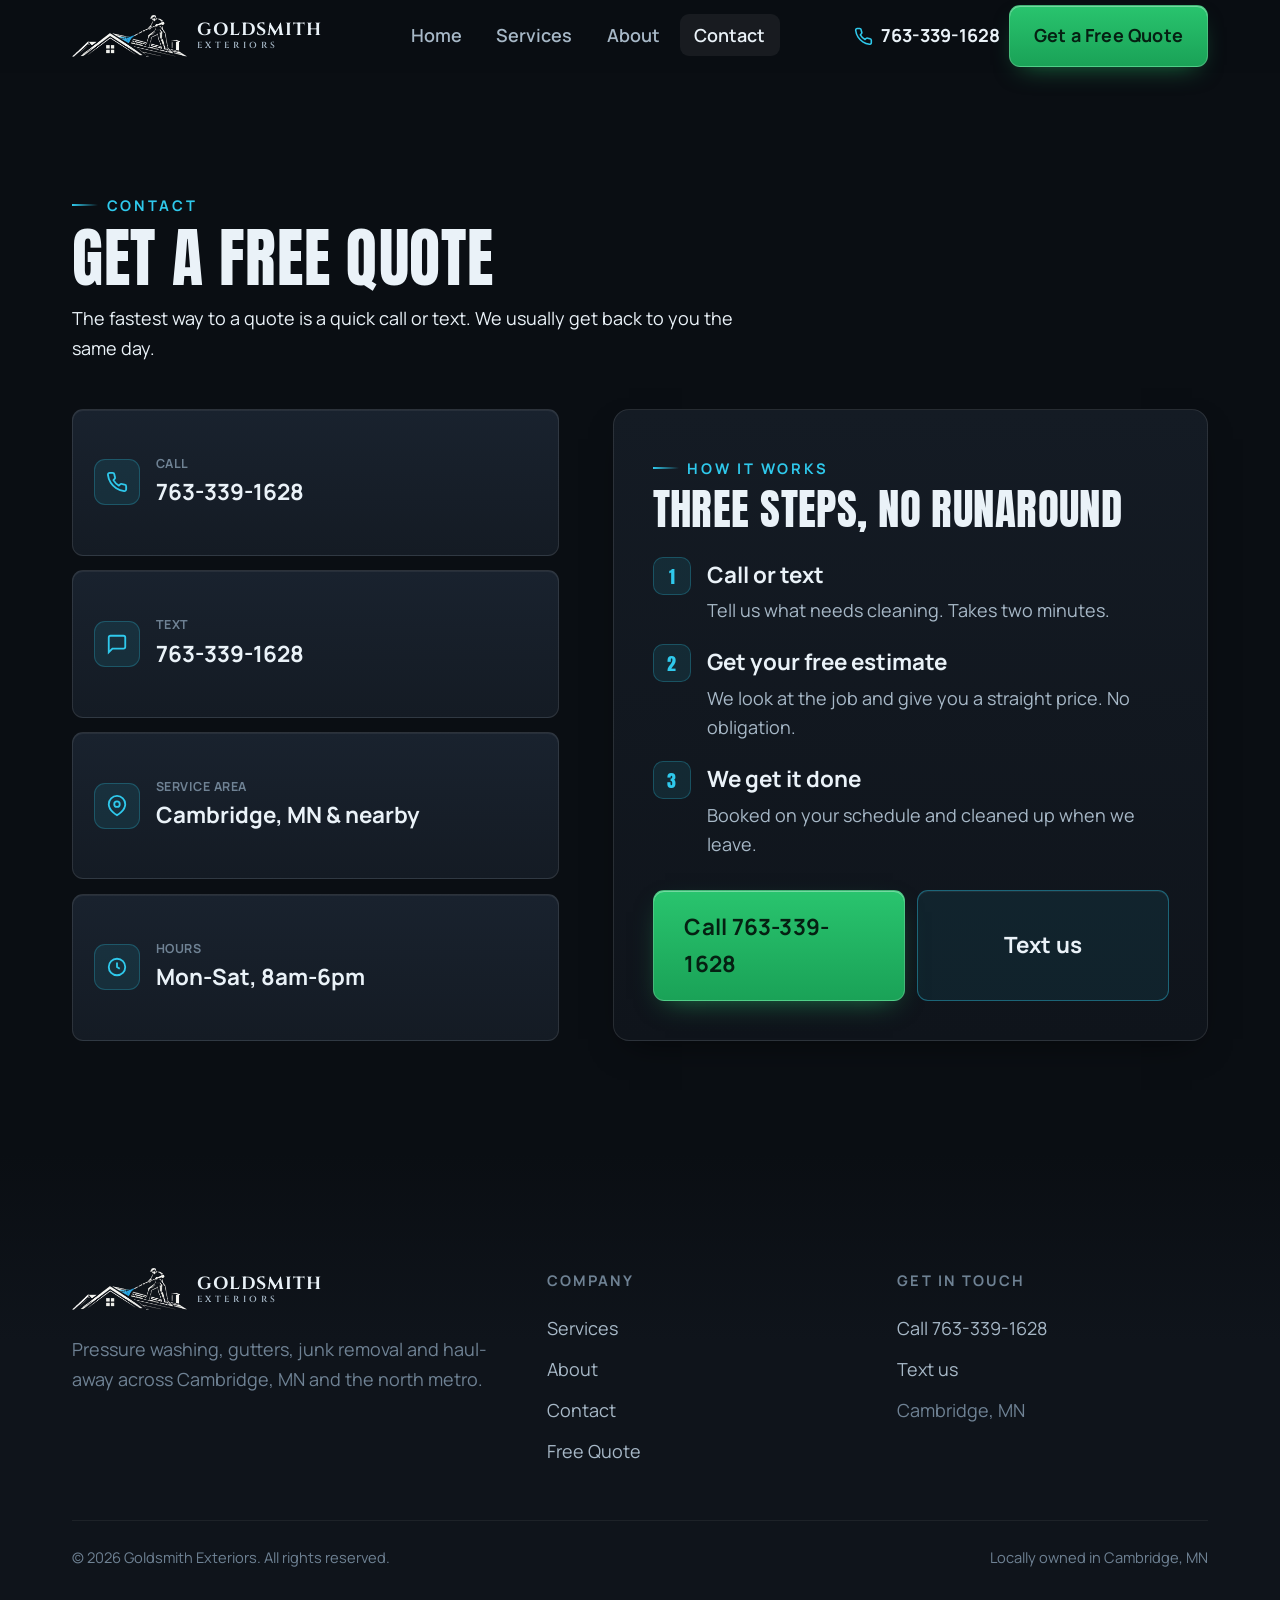
<file: contact.html>
<!doctype html>
<html lang="en">
<head>
  <meta charset="utf-8">
  <meta name="viewport" content="width=device-width, initial-scale=1">
  <title>Contact &amp; Free Quote | Goldsmith Exteriors in Cambridge, MN</title>
  <meta name="description" content="Get a free pressure washing or exterior cleaning quote from Goldsmith Exteriors. Call or text 763-339-1628. Serving Cambridge, MN and the north metro.">
  <meta name="theme-color" content="#0A0E13">
  <meta name="google-site-verification" content="dqAqH3PK5bVWvyWU7gsEkGS3D4hYx4f2a5us066yHW4">
  <link rel="canonical" href="https://goldsmithexteriors.com/contact.html">
  <link rel="preconnect" href="https://fonts.googleapis.com">
  <link rel="preconnect" href="https://fonts.gstatic.com" crossorigin>
  <link href="https://fonts.googleapis.com/css2?family=Anton&family=Cinzel:wght@500;600;700&family=Manrope:wght@400;500;600;700;800&display=swap" rel="stylesheet">
  <link rel="icon" type="image/png" href="assets/favicon.png">
  <link rel="apple-touch-icon" href="assets/favicon.png">
  <link rel="stylesheet" href="css/styles.css?v=6">
</head>
<body>
  <a class="skip-link" href="#main">Skip to content</a>
  <header class="site-header">
    <div class="container nav">
      <a class="brand" href="index.html" aria-label="Goldsmith Exteriors home">
        <img class="brand__mark" src="assets/logo-mark.png" alt="" aria-hidden="true" width="889" height="326">
        <span class="brand__name">Goldsmith<span>Exteriors</span></span>
      </a>
      <nav class="nav__menu" data-nav-menu aria-label="Primary">
        <ul class="nav__links">
          <li><a href="index.html">Home</a></li>
          <li><a href="services.html">Services</a></li>
          <li><a href="about.html">About</a></li>
          <li><a href="contact.html" aria-current="page">Contact</a></li>
        </ul>
        <div class="nav__cta">
          <a class="nav__phone" href="tel:+17633391628"><svg viewBox="0 0 24 24" fill="none" stroke="currentColor" stroke-width="2" aria-hidden="true"><path d="M22 16.92v3a2 2 0 0 1-2.18 2 19.79 19.79 0 0 1-8.63-3.07 19.5 19.5 0 0 1-6-6 19.79 19.79 0 0 1-3.07-8.67A2 2 0 0 1 4.11 2h3a2 2 0 0 1 2 1.72c.13.96.36 1.9.69 2.81a2 2 0 0 1-.45 2.11L8.09 9.91a16 16 0 0 0 6 6l1.27-1.27a2 2 0 0 1 2.11-.45c.9.33 1.85.56 2.81.69A2 2 0 0 1 22 16.92z" stroke-linecap="round" stroke-linejoin="round"/></svg>763-339-1628</a>
          <a class="btn btn--primary" href="#quote">Get a Free Quote</a>
        </div>
      </nav>
      <button class="nav__toggle" data-nav-toggle aria-label="Open menu" aria-expanded="false"><svg viewBox="0 0 24 24" fill="none" stroke="currentColor" stroke-width="2" aria-hidden="true"><line x1="3" y1="6" x2="21" y2="6"/><line x1="3" y1="12" x2="21" y2="12"/><line x1="3" y1="18" x2="21" y2="18"/></svg></button>
    </div>
  </header>

  <main id="main">
    <section class="section" id="quote">
      <div class="container">
        <div class="section__head reveal">
          <span class="eyebrow">Contact</span>
          <h2 class="display">Get a free quote</h2>
          <p>The fastest way to a quote is a quick call or text. We usually get back to you the same day.</p>
        </div>

        <div class="contact-grid">
          <div class="contact-cards reveal">
            <a class="contact-card" href="tel:+17633391628">
              <span class="contact-card__icon"><svg viewBox="0 0 24 24" fill="none" stroke="currentColor" stroke-width="2" aria-hidden="true"><path d="M22 16.92v3a2 2 0 0 1-2.18 2 19.79 19.79 0 0 1-8.63-3.07 19.5 19.5 0 0 1-6-6 19.79 19.79 0 0 1-3.07-8.67A2 2 0 0 1 4.11 2h3a2 2 0 0 1 2 1.72c.13.96.36 1.9.69 2.81a2 2 0 0 1-.45 2.11L8.09 9.91a16 16 0 0 0 6 6l1.27-1.27a2 2 0 0 1 2.11-.45c.9.33 1.85.56 2.81.69A2 2 0 0 1 22 16.92z" stroke-linecap="round" stroke-linejoin="round"/></svg></span>
              <span><small>Call</small><strong>763-339-1628</strong></span>
            </a>
            <a class="contact-card" href="sms:+17633391628">
              <span class="contact-card__icon"><svg viewBox="0 0 24 24" fill="none" stroke="currentColor" stroke-width="2" aria-hidden="true"><path d="M21 15a2 2 0 0 1-2 2H7l-4 4V5a2 2 0 0 1 2-2h14a2 2 0 0 1 2 2z"/></svg></span>
              <span><small>Text</small><strong>763-339-1628</strong></span>
            </a>
            <div class="contact-card" style="cursor:default">
              <span class="contact-card__icon"><svg viewBox="0 0 24 24" fill="none" stroke="currentColor" stroke-width="2" aria-hidden="true"><path d="M21 10c0 7-9 12-9 12s-9-5-9-12a9 9 0 0 1 18 0z"/><circle cx="12" cy="10" r="3"/></svg></span>
              <span><small>Service area</small><strong>Cambridge, MN &amp; nearby</strong></span>
            </div>
            <div class="contact-card" style="cursor:default">
              <span class="contact-card__icon"><svg viewBox="0 0 24 24" fill="none" stroke="currentColor" stroke-width="2" aria-hidden="true"><circle cx="12" cy="12" r="9"/><path d="M12 7v5l3 2"/></svg></span>
              <!-- TODO: confirm real hours with the owner -->
              <span><small>Hours</small><strong>Mon-Sat, 8am-6pm</strong></span>
            </div>
          </div>

          <!-- No quote form by design (no backend yet). Call + text are the live path.
               If the owner later wants typed leads, wire a free relay (Web3Forms / Formspree). -->
          <aside class="next reveal" data-delay="1">
            <span class="eyebrow">How it works</span>
            <h3 class="next__title display">Three steps, no runaround</h3>
            <ol class="steps">
              <li class="step">
                <span class="step__num">1</span>
                <div><strong>Call or text</strong><p>Tell us what needs cleaning. Takes two minutes.</p></div>
              </li>
              <li class="step">
                <span class="step__num">2</span>
                <div><strong>Get your free estimate</strong><p>We look at the job and give you a straight price. No obligation.</p></div>
              </li>
              <li class="step">
                <span class="step__num">3</span>
                <div><strong>We get it done</strong><p>Booked on your schedule and cleaned up when we leave.</p></div>
              </li>
            </ol>
            <div class="next__cta">
              <a class="btn btn--primary btn--lg" href="tel:+17633391628">Call 763-339-1628</a>
              <a class="btn btn--call btn--lg" href="sms:+17633391628">Text us</a>
            </div>
          </aside>
        </div>
      </div>
    </section>
  </main>

  <footer class="site-footer">
    <div class="container">
      <div class="footer-grid">
        <div>
          <a class="brand" href="index.html" aria-label="Goldsmith Exteriors home"><img class="brand__mark" src="assets/logo-mark.png" alt="" aria-hidden="true" width="889" height="326"><span class="brand__name">Goldsmith<span>Exteriors</span></span></a>
          <p>Pressure washing, gutters, junk removal and haul-away across Cambridge, MN and the north metro.</p>
        </div>
        <div class="footer-col"><h4>Company</h4><a href="services.html">Services</a><a href="about.html">About</a><a href="contact.html">Contact</a><a href="#quote">Free Quote</a></div>
        <div class="footer-col"><h4>Get in touch</h4><a href="tel:+17633391628">Call 763-339-1628</a><a href="sms:+17633391628">Text us</a><span style="color:var(--ink-3);display:block;padding:.35rem 0">Cambridge, MN</span></div>
      </div>
      <div class="footer-bottom"><span>&copy; <span data-year>2026</span> Goldsmith Exteriors. All rights reserved.</span><span>Locally owned in Cambridge, MN</span></div>
    </div>
  </footer>

  <div class="callbar">
    <a class="btn btn--call" href="tel:+17633391628"><svg viewBox="0 0 24 24" fill="none" stroke="currentColor" stroke-width="2" aria-hidden="true"><path d="M22 16.92v3a2 2 0 0 1-2.18 2 19.79 19.79 0 0 1-8.63-3.07 19.5 19.5 0 0 1-6-6 19.79 19.79 0 0 1-3.07-8.67A2 2 0 0 1 4.11 2h3a2 2 0 0 1 2 1.72c.13.96.36 1.9.69 2.81a2 2 0 0 1-.45 2.11L8.09 9.91a16 16 0 0 0 6 6l1.27-1.27a2 2 0 0 1 2.11-.45c.9.33 1.85.56 2.81.69A2 2 0 0 1 22 16.92z" stroke-linecap="round" stroke-linejoin="round"/></svg>Call</a>
    <a class="btn btn--primary" href="#quote">Free Quote</a>
  </div>
  <script src="js/main.js" defer></script>
</body>
</html>
</file>
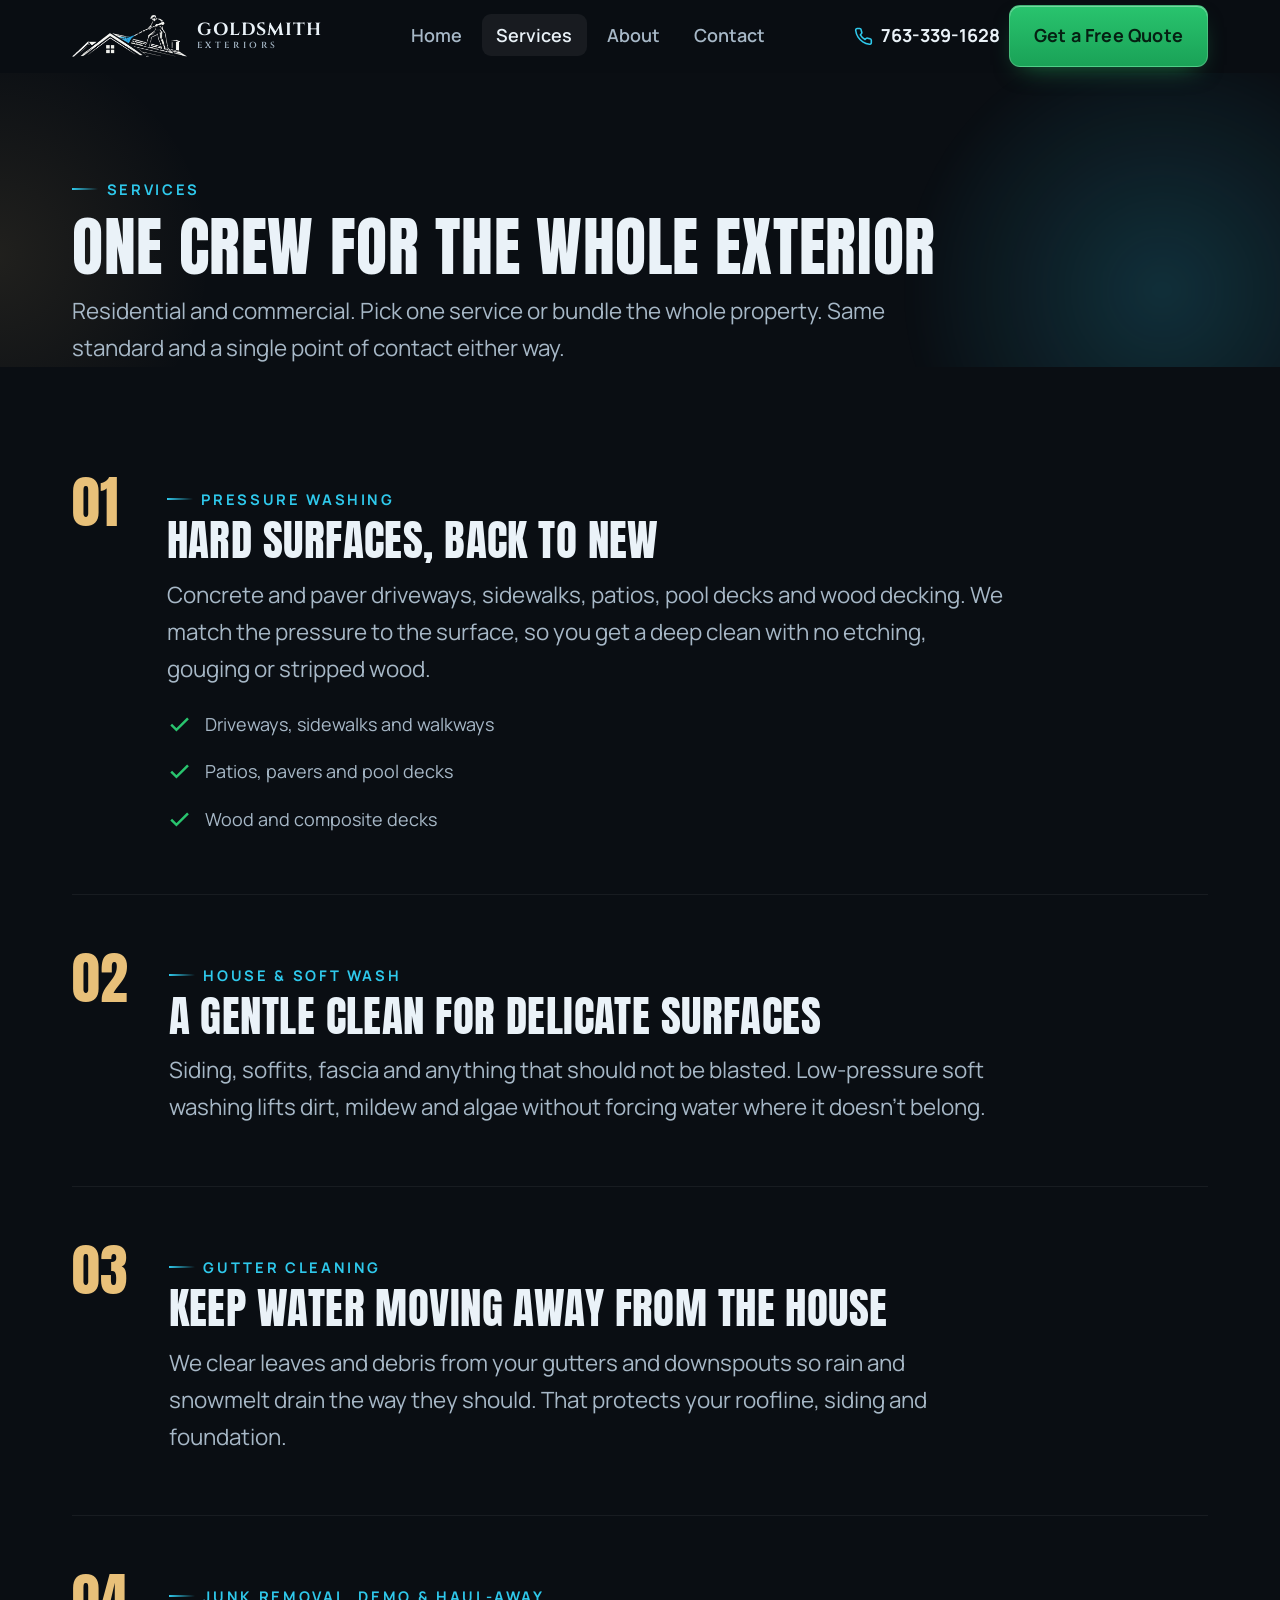
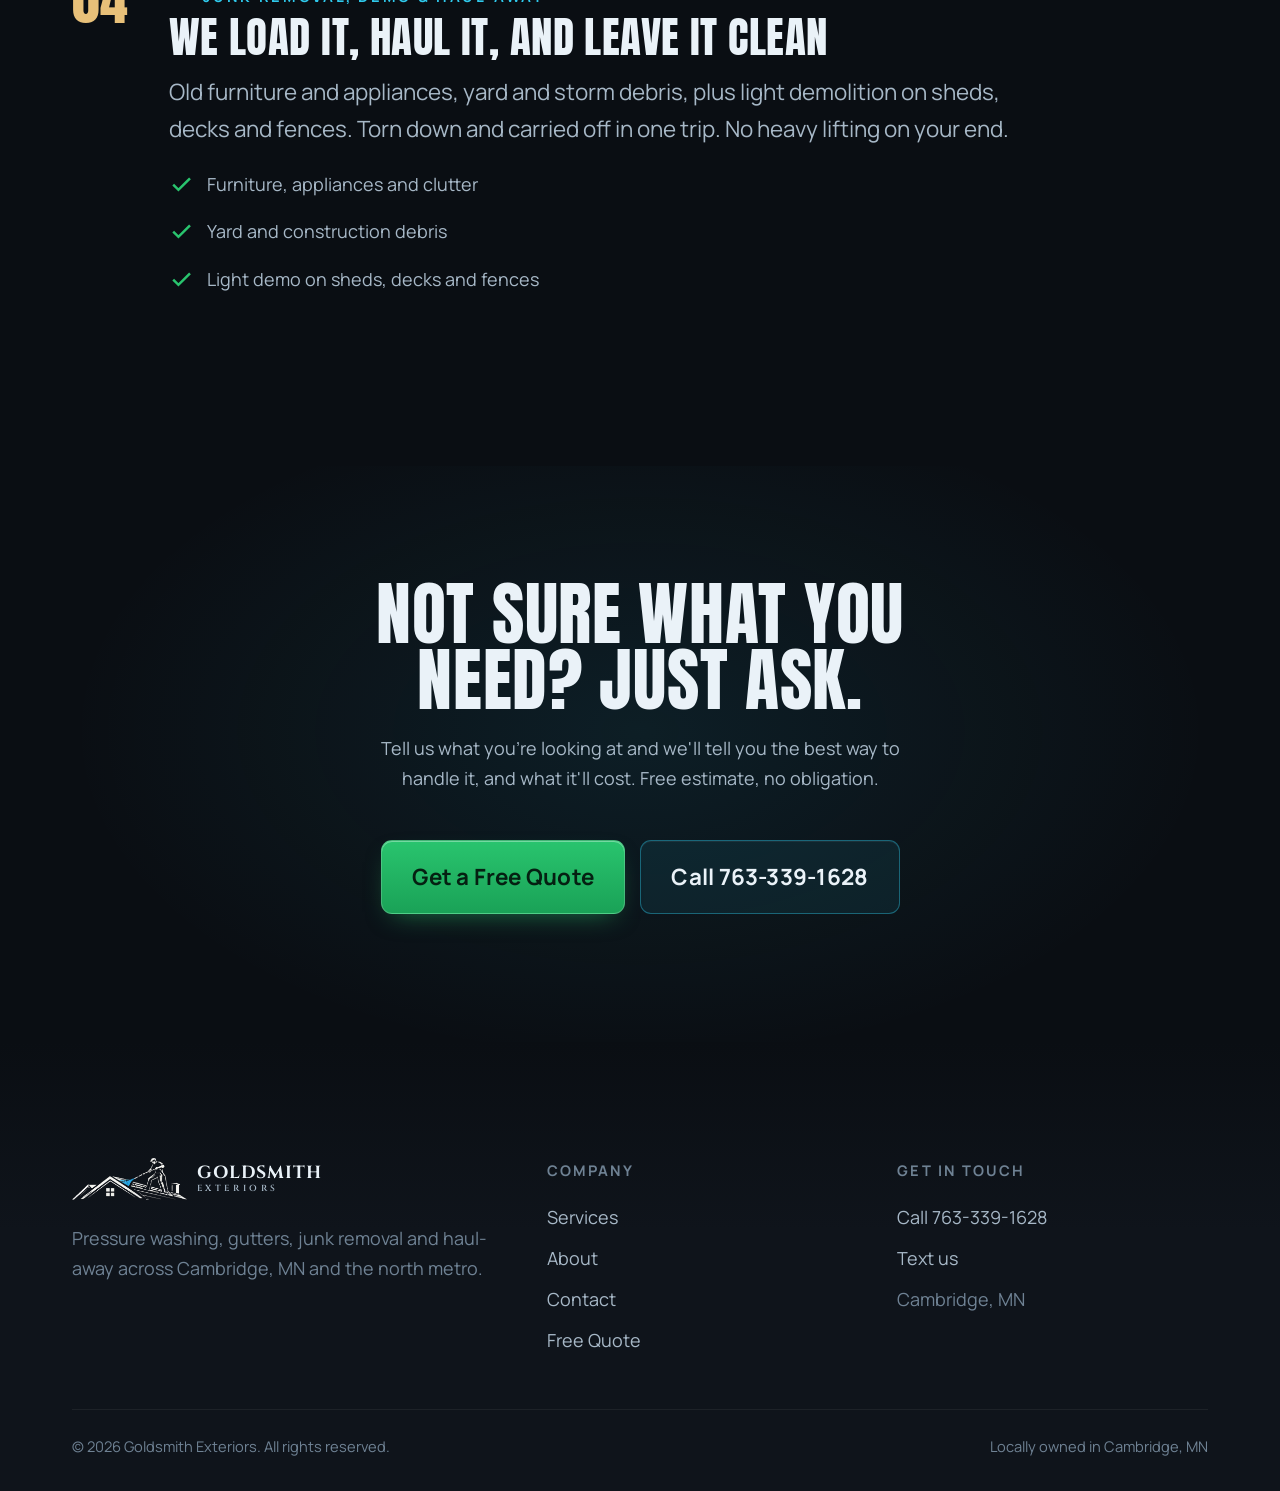
<file: services.html>
<!doctype html>
<html lang="en">
<head>
  <meta charset="utf-8">
  <meta name="viewport" content="width=device-width, initial-scale=1">
  <title>Services | Goldsmith Exteriors in Cambridge, MN</title>
  <meta name="description" content="Pressure washing, soft washing, gutter cleaning, junk removal, light demolition and haul-away in Cambridge, MN. One crew for the whole exterior. Free estimates.">
  <meta name="theme-color" content="#0A0E13">
  <meta name="google-site-verification" content="dqAqH3PK5bVWvyWU7gsEkGS3D4hYx4f2a5us066yHW4">
  <link rel="canonical" href="https://goldsmithexteriors.com/services.html">
  <link rel="preconnect" href="https://fonts.googleapis.com">
  <link rel="preconnect" href="https://fonts.gstatic.com" crossorigin>
  <link href="https://fonts.googleapis.com/css2?family=Anton&family=Cinzel:wght@500;600;700&family=Manrope:wght@400;500;600;700;800&display=swap" rel="stylesheet">
  <link rel="icon" type="image/png" href="assets/favicon.png">
  <link rel="apple-touch-icon" href="assets/favicon.png">
  <link rel="stylesheet" href="css/styles.css?v=6">
</head>
<body>
  <a class="skip-link" href="#main">Skip to content</a>
  <header class="site-header">
    <div class="container nav">
      <a class="brand" href="index.html" aria-label="Goldsmith Exteriors home">
        <img class="brand__mark" src="assets/logo-mark.png" alt="" aria-hidden="true" width="889" height="326">
        <span class="brand__name">Goldsmith<span>Exteriors</span></span>
      </a>
      <nav class="nav__menu" data-nav-menu aria-label="Primary">
        <ul class="nav__links">
          <li><a href="index.html">Home</a></li>
          <li><a href="services.html" aria-current="page">Services</a></li>
          <li><a href="about.html">About</a></li>
          <li><a href="contact.html">Contact</a></li>
        </ul>
        <div class="nav__cta">
          <a class="nav__phone" href="tel:+17633391628"><svg viewBox="0 0 24 24" fill="none" stroke="currentColor" stroke-width="2" aria-hidden="true"><path d="M22 16.92v3a2 2 0 0 1-2.18 2 19.79 19.79 0 0 1-8.63-3.07 19.5 19.5 0 0 1-6-6 19.79 19.79 0 0 1-3.07-8.67A2 2 0 0 1 4.11 2h3a2 2 0 0 1 2 1.72c.13.96.36 1.9.69 2.81a2 2 0 0 1-.45 2.11L8.09 9.91a16 16 0 0 0 6 6l1.27-1.27a2 2 0 0 1 2.11-.45c.9.33 1.85.56 2.81.69A2 2 0 0 1 22 16.92z" stroke-linecap="round" stroke-linejoin="round"/></svg>763-339-1628</a>
          <a class="btn btn--primary" href="contact.html">Get a Free Quote</a>
        </div>
      </nav>
      <button class="nav__toggle" data-nav-toggle aria-label="Open menu" aria-expanded="false"><svg viewBox="0 0 24 24" fill="none" stroke="currentColor" stroke-width="2" aria-hidden="true"><line x1="3" y1="6" x2="21" y2="6"/><line x1="3" y1="12" x2="21" y2="12"/><line x1="3" y1="18" x2="21" y2="18"/></svg></button>
    </div>
  </header>

  <main id="main">
    <section class="hero">
      <div class="container hero__inner" style="padding-bottom:0">
        <span class="eyebrow reveal">Services</span>
        <h1 class="display reveal" data-delay="1" style="font-size:var(--step-4);margin:1rem 0">One crew for the whole exterior</h1>
        <p class="lede reveal" data-delay="2">Residential and commercial. Pick one service or bundle the whole property. Same standard and a single point of contact either way.</p>
      </div>
    </section>

    <!-- Services list. Image placeholders intentionally removed for now.
         Owner may add real before/after photos later (see README). -->
    <section class="section">
      <div class="container">
        <div class="svc-list">

          <article class="svc reveal">
            <div class="svc__num">01</div>
            <div class="svc__content">
              <span class="eyebrow">Pressure Washing</span>
              <h2 class="svc__title display">Hard surfaces, back to new</h2>
              <p class="lede">Concrete and paver driveways, sidewalks, patios, pool decks and wood decking. We match the pressure to the surface, so you get a deep clean with no etching, gouging or stripped wood.</p>
              <ul class="checklist">
                <li><svg viewBox="0 0 24 24" fill="none" stroke="currentColor" stroke-width="2.4" aria-hidden="true"><path d="M20 6L9 17l-5-5"/></svg><span>Driveways, sidewalks and walkways</span></li>
                <li><svg viewBox="0 0 24 24" fill="none" stroke="currentColor" stroke-width="2.4" aria-hidden="true"><path d="M20 6L9 17l-5-5"/></svg><span>Patios, pavers and pool decks</span></li>
                <li><svg viewBox="0 0 24 24" fill="none" stroke="currentColor" stroke-width="2.4" aria-hidden="true"><path d="M20 6L9 17l-5-5"/></svg><span>Wood and composite decks</span></li>
              </ul>
            </div>
          </article>

          <article class="svc reveal">
            <div class="svc__num">02</div>
            <div class="svc__content">
              <span class="eyebrow">House &amp; Soft Wash</span>
              <h2 class="svc__title display">A gentle clean for delicate surfaces</h2>
              <p class="lede">Siding, soffits, fascia and anything that should not be blasted. Low-pressure soft washing lifts dirt, mildew and algae without forcing water where it doesn't belong.</p>
            </div>
          </article>

          <article class="svc reveal">
            <div class="svc__num">03</div>
            <div class="svc__content">
              <span class="eyebrow">Gutter Cleaning</span>
              <h2 class="svc__title display">Keep water moving away from the house</h2>
              <p class="lede">We clear leaves and debris from your gutters and downspouts so rain and snowmelt drain the way they should. That protects your roofline, siding and foundation.</p>
            </div>
          </article>

          <article class="svc reveal">
            <div class="svc__num">04</div>
            <div class="svc__content">
              <span class="eyebrow">Junk Removal, Demo &amp; Haul-Away</span>
              <h2 class="svc__title display">We load it, haul it, and leave it clean</h2>
              <p class="lede">Old furniture and appliances, yard and storm debris, plus light demolition on sheds, decks and fences. Torn down and carried off in one trip. No heavy lifting on your end.</p>
              <ul class="checklist">
                <li><svg viewBox="0 0 24 24" fill="none" stroke="currentColor" stroke-width="2.4" aria-hidden="true"><path d="M20 6L9 17l-5-5"/></svg><span>Furniture, appliances and clutter</span></li>
                <li><svg viewBox="0 0 24 24" fill="none" stroke="currentColor" stroke-width="2.4" aria-hidden="true"><path d="M20 6L9 17l-5-5"/></svg><span>Yard and construction debris</span></li>
                <li><svg viewBox="0 0 24 24" fill="none" stroke="currentColor" stroke-width="2.4" aria-hidden="true"><path d="M20 6L9 17l-5-5"/></svg><span>Light demo on sheds, decks and fences</span></li>
              </ul>
            </div>
          </article>

        </div>
      </div>
    </section>

    <section class="cta-band">
      <div class="container">
        <h2 class="display reveal">Not sure what you need? Just ask.</h2>
        <p class="reveal" data-delay="1">Tell us what you're looking at and we'll tell you the best way to handle it, and what it'll cost. Free estimate, no obligation.</p>
        <div class="hero__cta reveal" data-delay="2">
          <a class="btn btn--primary btn--lg" href="contact.html">Get a Free Quote</a>
          <a class="btn btn--call btn--lg" href="tel:+17633391628">Call 763-339-1628</a>
        </div>
      </div>
    </section>
  </main>

  <footer class="site-footer">
    <div class="container">
      <div class="footer-grid">
        <div>
          <a class="brand" href="index.html" aria-label="Goldsmith Exteriors home"><img class="brand__mark" src="assets/logo-mark.png" alt="" aria-hidden="true" width="889" height="326"><span class="brand__name">Goldsmith<span>Exteriors</span></span></a>
          <p>Pressure washing, gutters, junk removal and haul-away across Cambridge, MN and the north metro.</p>
        </div>
        <div class="footer-col"><h4>Company</h4><a href="services.html">Services</a><a href="about.html">About</a><a href="contact.html">Contact</a><a href="contact.html">Free Quote</a></div>
        <div class="footer-col"><h4>Get in touch</h4><a href="tel:+17633391628">Call 763-339-1628</a><a href="sms:+17633391628">Text us</a><span style="color:var(--ink-3);display:block;padding:.35rem 0">Cambridge, MN</span></div>
      </div>
      <div class="footer-bottom"><span>&copy; <span data-year>2026</span> Goldsmith Exteriors. All rights reserved.</span><span>Locally owned in Cambridge, MN</span></div>
    </div>
  </footer>

  <div class="callbar">
    <a class="btn btn--call" href="tel:+17633391628"><svg viewBox="0 0 24 24" fill="none" stroke="currentColor" stroke-width="2" aria-hidden="true"><path d="M22 16.92v3a2 2 0 0 1-2.18 2 19.79 19.79 0 0 1-8.63-3.07 19.5 19.5 0 0 1-6-6 19.79 19.79 0 0 1-3.07-8.67A2 2 0 0 1 4.11 2h3a2 2 0 0 1 2 1.72c.13.96.36 1.9.69 2.81a2 2 0 0 1-.45 2.11L8.09 9.91a16 16 0 0 0 6 6l1.27-1.27a2 2 0 0 1 2.11-.45c.9.33 1.85.56 2.81.69A2 2 0 0 1 22 16.92z" stroke-linecap="round" stroke-linejoin="round"/></svg>Call</a>
    <a class="btn btn--primary" href="contact.html">Free Quote</a>
  </div>
  <script src="js/main.js" defer></script>
</body>
</html>
</file>
<file: css/styles.css>
/* ============================================================
   GOLDSMITH EXTERIORS - design system
   Paradigm: luxury-bezel on a dark exterior-service brand
   Fonts: Anton (display) + Manrope (body), via Google Fonts
   Author build: Claw for BTuff. Vanilla CSS, no framework.
   ============================================================ */

/* ---------- 1. Tokens ---------- */
:root {
  /* surfaces */
  --bg-0: #0A0E13;          /* page base (never pure black) */
  --bg-1: #0F141B;          /* alternating section */
  --bg-2: #141B24;          /* panels */
  --bg-3: #19222E;          /* cards */
  --bezel: rgba(255,255,255,.06);     /* top inner highlight */
  --line: rgba(255,255,255,.10);
  --line-soft: rgba(255,255,255,.06);

  /* ink */
  --ink: #EAF2F8;
  --ink-2: #A7B8C7;
  --ink-3: #6F8294;

  /* brand */
  --cyan: #2FC9EC;          /* water / highlight */
  --cyan-2: #11A7CC;
  --green: #29C46E;         /* action / CTA */
  --green-2: #1AA257;
  --green-ink: #052012;     /* text on green */
  --gold: #E8C079;          /* Goldsmith premium accent */
  --gold-2: #CFA24E;

  /* type scale (fluid) */
  --step--1: clamp(0.82rem, 0.79rem + 0.16vw, 0.92rem);
  --step-0:  clamp(1rem, 0.96rem + 0.25vw, 1.125rem);
  --step-1:  clamp(1.18rem, 1.10rem + 0.45vw, 1.4rem);
  --step-2:  clamp(1.45rem, 1.28rem + 0.85vw, 1.9rem);
  --step-3:  clamp(1.9rem, 1.55rem + 1.6vw, 2.7rem);
  --step-4:  clamp(2.5rem, 1.9rem + 2.9vw, 4rem);
  --step-5:  clamp(3rem, 2.05rem + 4.6vw, 5.75rem);

  /* spacing rhythm */
  --pad: clamp(1.15rem, 0.8rem + 1.6vw, 2rem);
  --section-y: clamp(4rem, 2.6rem + 5.5vw, 7.5rem);
  --maxw: 1200px;
  --radius: 16px;
  --radius-sm: 11px;

  /* motion */
  --ease-out: cubic-bezier(0.23, 1, 0.32, 1);
  --ease-io: cubic-bezier(0.77, 0, 0.175, 1);

  /* effects */
  --shadow-md: 0 14px 34px -16px rgba(0,0,0,.65);
  --shadow-lg: 0 30px 70px -24px rgba(0,0,0,.72);
}

/* ---------- 2. Reset / base ---------- */
*, *::before, *::after { box-sizing: border-box; }
* { margin: 0; }
html { -webkit-text-size-adjust: 100%; scroll-behavior: smooth; }
@media (prefers-reduced-motion: reduce) { html { scroll-behavior: auto; } }

body {
  font-family: "Manrope", system-ui, -apple-system, sans-serif;
  font-size: var(--step-0);
  line-height: 1.65;
  color: var(--ink);
  background: var(--bg-0);
  -webkit-font-smoothing: antialiased;
  text-rendering: optimizeLegibility;
  overflow-x: hidden;
}

img, svg, video { display: block; max-width: 100%; }
a { color: inherit; text-decoration: none; }
button { font: inherit; color: inherit; cursor: pointer; background: none; border: 0; }
ul { list-style: none; padding: 0; }
:focus-visible { outline: 2px solid var(--cyan); outline-offset: 3px; border-radius: 4px; }

/* ---------- 3. Typography ---------- */
.display {
  font-family: "Anton", "Manrope", sans-serif;
  font-weight: 400;
  line-height: 0.94;
  letter-spacing: 0.01em;
  text-transform: uppercase;
}
h1, h2, h3 { line-height: 1.08; }
.eyebrow {
  display: inline-flex; align-items: center; gap: 0.55rem;
  font-size: var(--step--1);
  font-weight: 700;
  letter-spacing: 0.18em;
  text-transform: uppercase;
  color: var(--cyan);
}
.eyebrow::before {
  content: ""; width: 26px; height: 2px;
  background: linear-gradient(90deg, var(--cyan), transparent);
}
.lede { font-size: var(--step-1); color: var(--ink-2); max-width: 60ch; }
.muted { color: var(--ink-3); }
.gold { color: var(--gold); }

/* ---------- 4. Layout ---------- */
.container { width: 100%; max-width: var(--maxw); margin-inline: auto; padding-inline: var(--pad); }
.section { padding-block: var(--section-y); position: relative; }
/* Edges resolve to --bg-0 so they color-match the neighbouring sections — no
   flat-colour step and no hard border line at the boundary. The lift in the
   middle still gives the alternating rhythm, but it fades out before the edges
   so a section never reads as a sudden block. */
.section--alt {
  background: linear-gradient(180deg,
    var(--bg-0) 0%, var(--bg-1) 14%, var(--bg-1) 86%, var(--bg-0) 100%);
}
.section__head { max-width: 62ch; margin-bottom: clamp(2rem, 1.2rem + 2vw, 3.25rem); }
.section__head h2 { font-size: var(--step-4); margin-top: 0.7rem; }
.section__head p { margin-top: 1rem; }
.center { text-align: center; margin-inline: auto; }

/* ---------- 5. Buttons (button-in-button bezel) ---------- */
.btn {
  --btn-bg: var(--bg-3);
  display: inline-flex; align-items: center; justify-content: center; gap: 0.6rem;
  padding: 0.95rem 1.5rem;
  border-radius: var(--radius-sm);
  font-weight: 700; font-size: var(--step-0); letter-spacing: 0.01em;
  background: var(--btn-bg);
  border: 1px solid var(--line);
  box-shadow: inset 0 1px 0 var(--bezel);
  transition: transform 220ms var(--ease-out), box-shadow 220ms var(--ease-out),
              background-color 220ms var(--ease-out), border-color 220ms var(--ease-out);
  will-change: transform;
}
.btn svg { width: 1.15em; height: 1.15em; }
.btn:hover { transform: translateY(-2px); }
.btn:active { transform: translateY(0); }

.btn--primary {
  background: linear-gradient(180deg, var(--green), var(--green-2));
  color: var(--green-ink);
  border-color: rgba(255,255,255,.18);
  box-shadow: inset 0 1px 0 rgba(255,255,255,.35), 0 10px 26px -12px rgba(41,196,110,.6);
}
.btn--primary:hover { box-shadow: inset 0 1px 0 rgba(255,255,255,.4), 0 16px 34px -12px rgba(41,196,110,.75); }

.btn--call {
  background: rgba(47,201,236,.08);
  border-color: rgba(47,201,236,.4);
  color: var(--ink);
}
.btn--call:hover { background: rgba(47,201,236,.14); border-color: rgba(47,201,236,.65); }

.btn--ghost { background: transparent; border-color: var(--line); color: var(--ink); }
.btn--ghost:hover { background: var(--bezel); border-color: rgba(255,255,255,.22); }
.btn--lg { padding: 1.1rem 1.9rem; font-size: var(--step-1); }
.btn--block { width: 100%; }

/* ---------- 6. Header / nav ---------- */
.site-header {
  position: sticky; top: 0; z-index: 60;
  background: rgba(10,14,19,.72);
  backdrop-filter: blur(14px) saturate(140%);
  -webkit-backdrop-filter: blur(14px) saturate(140%);
  border-bottom: 1px solid transparent;
  transition: background-color 300ms var(--ease-out), border-color 300ms var(--ease-out);
}
.site-header.is-stuck { background: rgba(10,14,19,.9); border-bottom-color: var(--line-soft); }
.nav { display: flex; align-items: center; justify-content: space-between; gap: 1rem; height: 72px; }

.brand { display: inline-flex; align-items: center; gap: 0.65rem; font-weight: 800; letter-spacing: 0.01em; }
.brand__mark { height: 42px; width: auto; flex: 0 0 auto; display: block; }
.brand__name { display: inline-flex; flex-direction: column; gap: 0.16em; font-family: "Cinzel", serif; font-weight: 700; text-transform: uppercase; font-size: 1.1rem; letter-spacing: 0.05em; line-height: 0.92; color: var(--ink); }
.brand__name > span { font-weight: 600; font-size: 0.5em; letter-spacing: 0.4em; color: var(--ink-2); }
.about-lockup { max-width: min(340px, 78%); height: auto; margin-bottom: 1.25rem; filter: drop-shadow(0 6px 22px rgba(0,0,0,.45)); }
@media (max-width: 560px) {
  .brand__mark { height: 36px; }
  .brand__name { font-size: 0.98rem; }
  .brand__name > span { letter-spacing: 0.32em; }
  .about-lockup { max-width: min(280px, 82%); }
}

.nav__links { display: flex; align-items: center; gap: 0.35rem; }
.nav__links a {
  padding: 0.55rem 0.9rem; border-radius: 9px; font-weight: 600; color: var(--ink-2);
  transition: color 180ms var(--ease-out), background-color 180ms var(--ease-out);
}
.nav__links a:hover, .nav__links a[aria-current="page"] { color: var(--ink); background: var(--bezel); }
.nav__cta { display: flex; align-items: center; gap: 0.6rem; }
.nav__phone { display: inline-flex; align-items: center; gap: 0.45rem; font-weight: 700; color: var(--ink); }
.nav__phone svg { width: 1.05em; color: var(--cyan); }

.nav__toggle { display: none; width: 44px; height: 44px; border-radius: 10px; border: 1px solid var(--line); align-items: center; justify-content: center; }
.nav__toggle svg { width: 22px; height: 22px; }

/* mobile menu */
.nav__menu { display: contents; }
@media (max-width: 860px) {
  .nav__toggle { display: inline-flex; }
  .nav__menu {
    position: fixed; inset: 72px 0 auto 0; display: block;
    background: var(--bg-1); border-bottom: 1px solid var(--line);
    padding: 1rem var(--pad) 1.5rem;
    transform: translateY(-12px); opacity: 0; pointer-events: none;
    transition: transform 260ms var(--ease-out), opacity 260ms var(--ease-out);
    box-shadow: var(--shadow-lg);
  }
  .nav__menu.is-open { transform: translateY(0); opacity: 1; pointer-events: auto; }
  .nav__links { flex-direction: column; align-items: stretch; gap: 0.2rem; }
  .nav__links a { padding: 0.85rem 0.9rem; font-size: var(--step-1); }
  .nav__cta { margin-top: 0.9rem; flex-direction: column; align-items: stretch; }
  .nav__phone { justify-content: center; padding: 0.85rem; border: 1px solid var(--line); border-radius: var(--radius-sm); }
}

/* ---------- 7. Hero ---------- */
.hero { position: relative; overflow: clip; isolation: isolate; }
.hero::before {
  content: ""; position: absolute; inset: -10% -10% auto auto; z-index: -1;
  width: 70vw; height: 70vw; max-width: 820px; max-height: 820px;
  background: radial-gradient(45% 45% at 70% 30%, rgba(47,201,236,.18), transparent 70%);
  filter: blur(8px);
}
.hero::after {
  content: ""; position: absolute; inset: auto auto -25% -15%; z-index: -1;
  width: 55vw; height: 55vw; max-width: 620px; max-height: 620px;
  background: radial-gradient(50% 50% at 30% 70%, rgba(232,192,121,.10), transparent 70%);
}
.hero__inner { padding-block: clamp(3rem, 1.5rem + 6vw, 6rem) var(--section-y); }
.hero__grid { display: grid; grid-template-columns: 1.05fr 0.95fr; gap: clamp(2rem, 1rem + 4vw, 4.5rem); align-items: center; }
.hero h1 { font-size: var(--step-5); margin: 1.1rem 0 1.3rem; }
.hero h1 em { font-style: normal; color: var(--cyan); }
.hero__cta { display: flex; flex-wrap: wrap; gap: 0.9rem; margin-top: 2rem; }
.hero__chips { display: flex; flex-wrap: wrap; gap: 0.6rem 1.4rem; margin-top: 2.2rem; padding-top: 1.6rem; border-top: 1px solid var(--line-soft); }
.chip { display: inline-flex; align-items: center; gap: 0.5rem; font-size: var(--step--1); font-weight: 600; color: var(--ink-2); }
.chip svg { width: 1.05em; color: var(--green); flex: 0 0 auto; }

/* Solo hero — single deliberate column until real hero photos land.
   (Original media slot lives on the `photos-pending` branch.) */
.hero__lead { max-width: 56rem; }

@media (max-width: 920px) {
  .hero__grid { grid-template-columns: 1fr; }
  .hero__media { order: -1; }
}

/* ---------- 8. Before/After ---------- */
.ba {
  position: relative; aspect-ratio: 4 / 3; border-radius: var(--radius); overflow: hidden;
  border: 1px solid var(--line); box-shadow: var(--shadow-lg);
  --pos: 50%; user-select: none; touch-action: pan-y;
}
.ba__pane { position: absolute; inset: 0; background-size: cover; background-position: center; }
.ba__pane--after {
  background:
    radial-gradient(120% 120% at 50% 0%, rgba(47,201,236,.12), transparent 60%),
    linear-gradient(160deg, #20384a, #16242f);
}
.ba__pane--before {
  background: linear-gradient(160deg, #2b2a24, #1c1a16);
  clip-path: inset(0 calc(100% - var(--pos)) 0 0);
  filter: saturate(.7) brightness(.82);
}
.ba__pane::after {
  content: attr(data-photo); position: absolute; inset: 0; display: grid; place-items: center;
  color: rgba(255,255,255,.28); font-size: 0.82rem; letter-spacing: 0.12em; text-transform: uppercase; font-weight: 700;
}
.ba__tag {
  position: absolute; bottom: 14px; padding: 0.35rem 0.7rem; border-radius: 999px;
  font-size: 0.72rem; font-weight: 800; letter-spacing: 0.1em; text-transform: uppercase;
  background: rgba(10,14,19,.7); backdrop-filter: blur(6px); border: 1px solid var(--line);
}
.ba__tag--before { left: 14px; color: var(--gold); }
.ba__tag--after { right: 14px; color: var(--cyan); }
.ba__handle {
  position: absolute; top: 0; bottom: 0; left: var(--pos); width: 2px; transform: translateX(-1px);
  background: rgba(255,255,255,.9); z-index: 3; pointer-events: none;
}
.ba__handle::after {
  content: ""; position: absolute; top: 50%; left: 50%; transform: translate(-50%,-50%);
  width: 44px; height: 44px; border-radius: 999px; background: rgba(10,14,19,.85);
  border: 2px solid #fff; box-shadow: var(--shadow-md);
  background-image:
    linear-gradient(90deg, transparent 45%, var(--cyan) 45% 55%, transparent 55%);
}

/* ---------- 8b. Before/After pair (real job photos) ---------- */
.work-head { max-width: 64ch; }
.ba-pair {
  display: grid; grid-template-columns: 1fr 1fr;
  gap: clamp(0.9rem, 0.4rem + 1.8vw, 1.8rem);
  margin-top: clamp(1.8rem, 1rem + 3vw, 3rem);
}
.ba-pair__item {
  position: relative; margin: 0; border-radius: var(--radius); overflow: hidden;
  border: 1px solid var(--line); box-shadow: var(--shadow-lg); background: var(--bg-2);
}
.ba-pair__item img { display: block; width: 100%; height: auto; aspect-ratio: 4 / 5; object-fit: cover; }
.ba-pair__item:last-child img { object-position: center 72%; }
.ba-pair__tag {
  position: absolute; bottom: 14px; left: 14px; padding: 0.35rem 0.7rem; border-radius: 999px;
  font-size: 0.72rem; font-weight: 800; letter-spacing: 0.1em; text-transform: uppercase;
  background: rgba(10,14,19,.72); backdrop-filter: blur(6px); border: 1px solid var(--line);
}
.ba-pair__tag--before { color: var(--gold); }
.ba-pair__tag--after { color: var(--cyan); }
@media (max-width: 560px) {
  .ba-pair { grid-template-columns: 1fr; gap: 1rem; }
}
.ba__range {
  position: absolute; inset: 0; width: 100%; height: 100%; margin: 0; opacity: 0; cursor: ew-resize; z-index: 4;
}

/* ---------- 9. Services bento ---------- */
.bento { display: grid; grid-template-columns: repeat(6, 1fr); gap: clamp(0.8rem, 0.5rem + 1vw, 1.1rem); }
.tile {
  position: relative; grid-column: span 2; padding: clamp(1.3rem, 1rem + 1vw, 1.9rem);
  background: linear-gradient(180deg, var(--bg-3), var(--bg-2));
  border: 1px solid var(--line); border-radius: var(--radius);
  box-shadow: inset 0 1px 0 var(--bezel);
  transition: transform 280ms var(--ease-out), border-color 280ms var(--ease-out), box-shadow 280ms var(--ease-out);
  overflow: hidden;
}
.tile:hover { transform: translateY(-4px); border-color: rgba(47,201,236,.4); box-shadow: inset 0 1px 0 var(--bezel), var(--shadow-md); }
.tile__icon {
  width: 48px; height: 48px; border-radius: 12px; display: grid; place-items: center;
  background: rgba(47,201,236,.10); border: 1px solid rgba(47,201,236,.25); color: var(--cyan); margin-bottom: 1rem;
}
.tile__icon svg { width: 24px; height: 24px; }
.tile h3 { font-size: var(--step-2); margin-bottom: 0.5rem; }
.tile p { color: var(--ink-2); font-size: var(--step-0); }
.tile--feature { grid-column: span 6; }
.tile--feature .tile__icon { background: rgba(232,192,121,.12); border-color: rgba(232,192,121,.3); color: var(--gold); }
.tile--wide { grid-column: span 3; }
@media (max-width: 860px) { .bento { grid-template-columns: repeat(2, 1fr); }
  .tile, .tile--feature, .tile--wide { grid-column: span 1; } }
@media (max-width: 520px) { .bento { grid-template-columns: 1fr; } .tile { grid-column: 1 / -1; } }

/* surface tag cloud — pressure-washing capabilities, verbatim from the brand flyer */
.taglist { display: flex; flex-wrap: wrap; gap: 0.5rem; margin-top: 1.3rem; }
.tag {
  font-size: var(--step--1); font-weight: 600; color: var(--ink-2); line-height: 1;
  padding: 0.45rem 0.85rem; border-radius: 999px;
  background: rgba(47,201,236,.06); border: 1px solid rgba(47,201,236,.22);
}

/* ---------- 10. Feature / why-us (zig-zag) ---------- */
.split { display: grid; grid-template-columns: 1fr 1fr; gap: clamp(2.5rem, 0.5rem + 7.5vw, 7rem); align-items: center; }
.split + .split { margin-top: var(--section-y); }
.split--rev .split__media { order: 2; }
.checklist { display: grid; gap: 1.1rem; margin-top: 2rem; }
.checklist li { display: flex; gap: 0.8rem; align-items: flex-start; color: var(--ink-2); }
.checklist svg { width: 1.4em; height: 1.4em; color: var(--green); flex: 0 0 auto; margin-top: 2px; }
.checklist b { color: var(--ink); font-weight: 700; }
/* Two-column benefit grid — used where the why-us media split used to be. */
.checklist--grid { grid-template-columns: 1fr 1fr; gap: 1.3rem 2.6rem; margin-top: clamp(1.6rem, 1rem + 1.6vw, 2.4rem); }
.checklist--grid li { font-size: var(--step-1); }
@media (max-width: 720px) { .checklist--grid { grid-template-columns: 1fr; } }
.media-card {
  aspect-ratio: 5/4; border-radius: var(--radius); border: 1px solid var(--line);
  background: linear-gradient(155deg, var(--bg-3), var(--bg-1)); box-shadow: var(--shadow-lg);
  display: grid; place-items: center; position: relative; overflow: hidden;
}
.media-card[data-photo]::after {
  content: attr(data-photo); color: rgba(255,255,255,.26); font-size: 0.8rem; letter-spacing: 0.12em;
  text-transform: uppercase; font-weight: 700; text-align: center; padding: 1rem;
}
@media (max-width: 820px) { .split { grid-template-columns: 1fr; } .split--rev .split__media { order: 0; } }

/* ---------- 11. Guarantee callout ---------- */
.callout {
  display: grid; grid-template-columns: auto 1fr auto; gap: 1.6rem; align-items: center;
  padding: clamp(1.5rem, 1rem + 2vw, 2.5rem);
  background:
    radial-gradient(80% 140% at 0% 0%, rgba(232,192,121,.10), transparent 60%),
    linear-gradient(180deg, var(--bg-3), var(--bg-2));
  border: 1px solid rgba(232,192,121,.3); border-radius: var(--radius); box-shadow: var(--shadow-md);
}
.callout__badge { width: 64px; height: 64px; border-radius: 16px; display: grid; place-items: center;
  background: rgba(232,192,121,.14); border: 1px solid rgba(232,192,121,.35); color: var(--gold); }
.callout__badge svg { width: 32px; height: 32px; }
.callout h3 { font-size: var(--step-2); }
.callout p { color: var(--ink-2); margin-top: 0.3rem; }
@media (max-width: 720px) { .callout { grid-template-columns: 1fr; text-align: left; } .callout .btn { width: 100%; } }

/* ---------- 12. Service area ---------- */
.area { display: grid; grid-template-columns: 1fr 1fr; gap: clamp(2.5rem, 1rem + 5vw, 5.5rem); align-items: center; }
.area__list { columns: 2; column-gap: 1.5rem; margin-top: 1.5rem; }
.area__list li { display: flex; align-items: center; gap: 0.55rem; padding: 0.4rem 0; color: var(--ink-2); break-inside: avoid; }
.area__list svg { width: 1em; color: var(--cyan); }
@media (max-width: 820px) { .area { grid-template-columns: 1fr; } }

/* ---------- 13. CTA band ---------- */
/* Base sits on --bg-0 (the page base) so the top edge melts into whatever
   section precedes it, with no sudden lighter-blue block and no hard seam line. */
.cta-band {
  position: relative; overflow: hidden; text-align: center;
  padding: clamp(3.75rem, 2.5rem + 4.5vw, 6rem) var(--pad) clamp(5.5rem, 4rem + 5vw, 8rem);
  background:
    radial-gradient(62% 80% at 50% 46%, rgba(47,201,236,.085), transparent 72%),
    var(--bg-0);
  border: 0;
}
.cta-band h2 { font-size: clamp(2.6rem, 1.85rem + 3.3vw, 4.4rem); max-width: 18ch; margin: 1.1rem auto 0; }
.cta-band p { color: var(--ink-2); max-width: 52ch; margin: 1.4rem auto 0; }
.cta-band .hero__cta { justify-content: center; margin-top: 2.9rem; }

/* ---------- 14. Contact ---------- */
.contact-grid { display: grid; grid-template-columns: 0.9fr 1.1fr; gap: clamp(2rem, 1rem + 3vw, 3.5rem); }
.contact-cards { display: grid; gap: 0.9rem; }
.contact-card {
  display: flex; gap: 1rem; align-items: center; padding: 1.15rem 1.3rem;
  background: linear-gradient(180deg, var(--bg-3), var(--bg-2)); border: 1px solid var(--line);
  border-radius: var(--radius-sm); box-shadow: inset 0 1px 0 var(--bezel);
  transition: border-color 200ms var(--ease-out), transform 200ms var(--ease-out);
}
a.contact-card:hover { border-color: rgba(47,201,236,.45); transform: translateY(-2px); }
.contact-card__icon { width: 46px; height: 46px; flex: 0 0 auto; border-radius: 11px; display: grid; place-items: center;
  background: rgba(47,201,236,.10); border: 1px solid rgba(47,201,236,.25); color: var(--cyan); }
.contact-card__icon svg { width: 22px; }
.contact-card small { display: block; color: var(--ink-3); font-size: 0.78rem; letter-spacing: 0.04em; text-transform: uppercase; font-weight: 700; }
.contact-card strong { font-size: var(--step-1); font-weight: 700; }

.form { display: grid; gap: 1rem; padding: clamp(1.4rem, 1rem + 1.5vw, 2rem);
  background: linear-gradient(180deg, var(--bg-2), var(--bg-1)); border: 1px solid var(--line);
  border-radius: var(--radius); box-shadow: var(--shadow-md); }
.field { display: grid; gap: 0.45rem; }
.field label { font-size: var(--step--1); font-weight: 700; letter-spacing: 0.04em; color: var(--ink-2); }
.field input, .field textarea, .field select {
  width: 100%; padding: 0.85rem 1rem; border-radius: var(--radius-sm);
  background: var(--bg-0); border: 1px solid var(--line); color: var(--ink); font: inherit;
  transition: border-color 180ms var(--ease-out), box-shadow 180ms var(--ease-out);
}
.field input:focus, .field textarea:focus, .field select:focus {
  outline: none; border-color: var(--cyan); box-shadow: 0 0 0 3px rgba(47,201,236,.18);
}
.field textarea { resize: vertical; min-height: 120px; }
.form__row { display: grid; grid-template-columns: 1fr 1fr; gap: 1rem; }
@media (max-width: 860px) { .contact-grid { grid-template-columns: 1fr; } .form__row { grid-template-columns: 1fr; } }

/* ---------- 15. Footer ---------- */
/* Top edge starts at --bg-0 so it melts out of the CTA band (also --bg-0),
   then eases into the slightly lifted --bg-1 footer tone — no hard seam line. */
.site-footer { background: linear-gradient(180deg, var(--bg-0) 0%, var(--bg-1) 42%); padding-block: clamp(5.5rem, 4rem + 4vw, 9rem) 2rem; }
.footer-grid { display: grid; grid-template-columns: 1.4fr 1fr 1fr; gap: 2.5rem; }
.site-footer p { color: var(--ink-3); margin-top: 1rem; max-width: 38ch; }
.footer-col h4 { font-size: var(--step--1); letter-spacing: 0.14em; text-transform: uppercase; color: var(--ink-3); margin-bottom: 1rem; }
.footer-col a { display: block; padding: 0.35rem 0; color: var(--ink-2); transition: color 160ms var(--ease-out); }
.footer-col a:hover { color: var(--cyan); }
.footer-bottom { margin-top: 3rem; padding-top: 1.5rem; border-top: 1px solid var(--line-soft);
  display: flex; flex-wrap: wrap; gap: 0.6rem; justify-content: space-between; color: var(--ink-3); font-size: var(--step--1); }
@media (max-width: 720px) { .footer-grid { grid-template-columns: 1fr; gap: 1.8rem; } }

/* ---------- 16. Sticky mobile call bar ---------- */
.callbar { display: none; }
@media (max-width: 860px) {
  .callbar {
    position: fixed; inset: auto 0 0 0; z-index: 70; display: grid; grid-template-columns: 1fr 1fr;
    gap: 0.6rem; padding: 0.7rem var(--pad) calc(0.7rem + env(safe-area-inset-bottom));
    background: rgba(10,14,19,.92); backdrop-filter: blur(12px); border-top: 1px solid var(--line);
  }
  .callbar .btn { padding: 0.85rem; }
  body { padding-bottom: 78px; }
}

/* ---------- 17. Reveal animation ---------- */
.reveal { opacity: 0; transform: translateY(22px); transition: opacity 700ms var(--ease-out), transform 700ms var(--ease-out); }
.reveal.is-in { opacity: 1; transform: none; }
.reveal[data-delay="1"] { transition-delay: 80ms; }
.reveal[data-delay="2"] { transition-delay: 160ms; }
.reveal[data-delay="3"] { transition-delay: 240ms; }
@media (prefers-reduced-motion: reduce) {
  .reveal { opacity: 1; transform: none; transition: none; }
  .btn, .tile, .contact-card { transition: none; }
}

/* ---------- 18. Utilities ---------- */
.stack-sm > * + * { margin-top: 0.6rem; }
.mt-1 { margin-top: 1rem; } .mt-2 { margin-top: 2rem; }
.skip-link { position: absolute; left: -999px; top: 0; z-index: 100; }
.skip-link:focus { left: 1rem; top: 1rem; padding: 0.7rem 1rem; background: var(--bg-3); border: 1px solid var(--line); border-radius: 8px; }

/* ---------- 19. Services index (image-free editorial list) ---------- */
.svc-list { display: grid; }
.svc {
  display: grid; grid-template-columns: minmax(54px, auto) 1fr;
  gap: clamp(1.1rem, 0.3rem + 2.8vw, 3.75rem);
  padding-block: clamp(2.4rem, 1.5rem + 2.8vw, 4.25rem);
  border-top: 1px solid var(--line-soft);
}
.svc:first-child { border-top: 0; padding-top: 0; }
.svc__num {
  font-family: "Anton", sans-serif; line-height: 0.85;
  font-size: clamp(2.1rem, 1.3rem + 3vw, 3.5rem); color: var(--gold);
}
.svc__title { font-size: var(--step-3); margin-top: 0.55rem; }
.svc__content > .lede { margin-top: 1rem; }
.svc__content .checklist { margin-top: 1.4rem; }
@media (max-width: 600px) {
  .svc { grid-template-columns: 1fr; gap: 0.35rem; }
  .svc__num { color: var(--cyan); }
}

/* ---------- 20. Contact "how it works" panel (no backend) ---------- */
.next {
  padding: clamp(1.6rem, 1rem + 2vw, 2.4rem); align-self: start;
  background: linear-gradient(180deg, var(--bg-2), var(--bg-1));
  border: 1px solid var(--line); border-radius: var(--radius); box-shadow: var(--shadow-md);
}
.next__title { font-size: var(--step-3); margin-top: 0.55rem; }
.steps { display: grid; gap: 1.15rem; margin: 1.7rem 0 0; padding: 0; list-style: none; }
.step { display: grid; grid-template-columns: auto 1fr; gap: 1rem; align-items: start; }
.step__num {
  width: 38px; height: 38px; flex: 0 0 auto; border-radius: 10px; display: grid; place-items: center;
  font-family: "Anton", sans-serif; font-size: 1.15rem; color: var(--cyan);
  background: rgba(47,201,236,.10); border: 1px solid rgba(47,201,236,.25);
}
.step strong { display: block; color: var(--ink); font-size: var(--step-1); }
.step p { color: var(--ink-2); margin-top: 0.15rem; }
.next__cta { display: grid; grid-template-columns: 1fr 1fr; gap: 0.8rem; margin-top: 1.9rem; }
@media (max-width: 520px) { .next__cta { grid-template-columns: 1fr; } }
</file>
